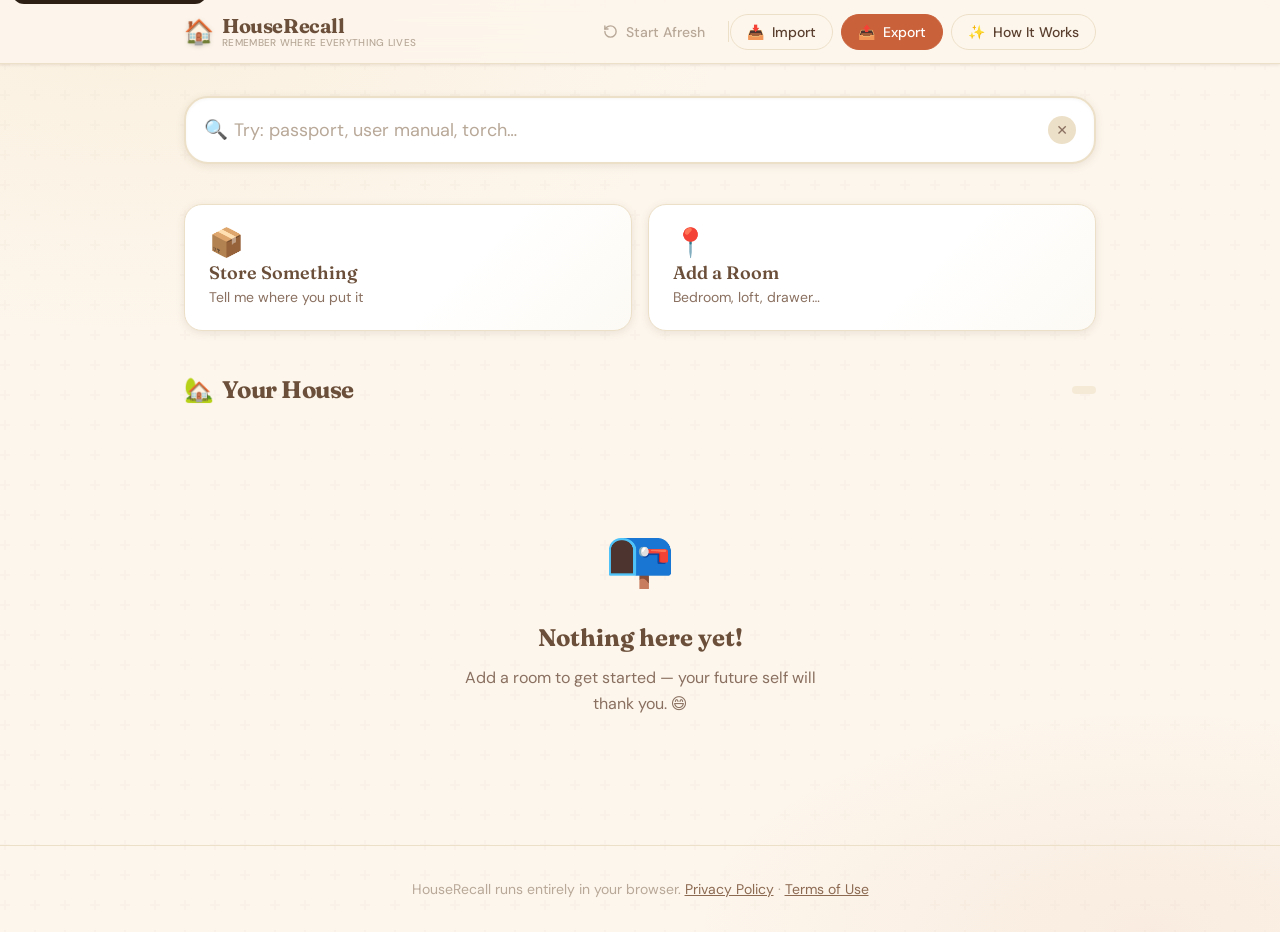
<file: index.html>
<!DOCTYPE html>
<html lang="en">
<head>
  <meta charset="UTF-8" />
  <meta name="viewport" content="width=device-width, initial-scale=1" />
  <meta http-equiv="X-Frame-Options" content="DENY" />
  <meta http-equiv="X-Content-Type-Options" content="nosniff" />
  <meta http-equiv="Referrer-Policy" content="strict-origin-when-cross-origin" />

  <!-- SEO -->
  <title>HouseRecall — Remember Where Everything Lives</title>
  <meta name="description" content="HouseRecall is your private, offline home memory. No login, no cloud, no tracking — just you and your stuff." />
  <link rel="canonical" href="https://houserecall.com/" />

  <!-- Open Graph -->
  <meta property="og:type" content="website" />
  <meta property="og:url" content="https://houserecall.com/" />
  <meta property="og:title" content="HouseRecall — Remember Where Everything Lives" />
  <meta property="og:description" content="Stop hunting through every drawer. HouseRecall remembers where you put things — privately, locally, no account needed." />
  <meta property="og:image" content="https://houserecall.com/assets/og-image.png" />

  <!-- Twitter/X Card -->
  <meta name="twitter:card" content="summary_large_image" />
  <meta name="twitter:title" content="HouseRecall — Remember Where Everything Lives" />
  <meta name="twitter:description" content="Stop hunting through every drawer. HouseRecall remembers where you put things — privately, locally, no account needed." />
  <meta name="twitter:image" content="https://houserecall.com/assets/og-image.png" />

  <link rel="icon" type="image/svg+xml" href="assets/favicon.svg" />
  <link rel="stylesheet" href="styles.css" />
</head>
<body>

  <!-- ═══════════════════════════════════════ SKIP LINK ═══ -->
  <a href="#main-content" class="skip-link">Skip to main content</a>

  <!-- ═══════════════════════════════════════ HEADER ═══════ -->
  <header class="app-header" role="banner">
    <div class="header-inner">
      <div class="brand">
        <span class="brand-icon" aria-hidden="true">🏠</span>
        <div class="brand-text">
          <span class="brand-name">HouseRecall</span>
          <span class="brand-tagline">Remember where everything lives</span>
        </div>
      </div>
      <nav class="header-nav" aria-label="Main navigation">
        <button class="nav-btn nav-btn--start-afresh" id="btn-start-afresh" title="Start Afresh — wipe all data and begin again" aria-label="Start Afresh" aria-haspopup="dialog">
          <svg class="icon-reset" xmlns="http://www.w3.org/2000/svg" width="16" height="16" viewBox="0 0 24 24" fill="none" stroke="currentColor" stroke-width="2.2" stroke-linecap="round" stroke-linejoin="round" aria-hidden="true"><path d="M3 12a9 9 0 1 0 9-9 9.75 9.75 0 0 0-6.74 2.74L3 8"/><path d="M3 3v5h5"/></svg>
          <span class="btn-label">Start Afresh</span>
        </button>
        <button class="nav-btn nav-btn--icon" id="btn-import" title="Import your house" aria-label="Import house file">
          <span aria-hidden="true">📥</span>
          <span class="btn-label">Import</span>
        </button>
        <button class="nav-btn nav-btn--icon nav-btn--accent" id="btn-export" title="Export your house" aria-label="Export house file">
          <span aria-hidden="true">📤</span>
          <span class="btn-label">Export</span>
        </button>
        <button class="nav-btn" id="btn-how-it-works" aria-haspopup="dialog">
          <span aria-hidden="true">✨</span> How It Works
        </button>
      </nav>
    </div>
  </header>

  <!-- ═══════════════════════════════════════ MAIN ════════ -->
  <main id="main-content" class="app-main">

    <!-- ── SEARCH BAR ──────────────────────────────────────── -->
    <section class="search-section" aria-label="Find something">
      <div class="search-wrap">
        <label for="search-input" class="search-label">
          <span class="search-emoji" aria-hidden="true">🔍</span>
          <span class="sr-only">Search for an item</span>
        </label>
        <input
          type="search"
          id="search-input"
          class="search-input"
          placeholder="Try: passport, user manual, torch…"
          data-placeholders="Try: passport…|Try: user manual…|Try: torch, batteries…|Try: insurance docs…|Try: birthday candles…|Try: HDMI cable…|Try: spare keys…|Try: warranty card…"
          autocomplete="off"
          autocorrect="off"
          spellcheck="false"
          aria-label="Search for items by keyword"
          aria-autocomplete="list"
          aria-controls="search-results"
          aria-expanded="false"
        />
        <button class="search-clear" id="btn-search-clear" aria-label="Clear search" hidden>
          <span aria-hidden="true">✕</span>
        </button>
      </div>
      <!-- Search Results -->
      <div
        id="search-results"
        class="search-results"
        role="listbox"
        aria-label="Search results"
        aria-live="polite"
        hidden
      ></div>
    </section>

    <!-- ── QUICK ACTIONS ───────────────────────────────────── -->
    <section class="quick-actions" aria-label="Quick actions">
      <button class="action-card" id="btn-add-item" aria-label="Store a new item">
        <span class="action-icon" aria-hidden="true">📦</span>
        <span class="action-title">Store Something</span>
        <span class="action-hint">Tell me where you put it</span>
      </button>
      <button class="action-card" id="btn-add-location" aria-label="Add a new location">
        <span class="action-icon" aria-hidden="true">📍</span>
        <span class="action-title">Add a Room</span>
        <span class="action-hint">Bedroom, loft, drawer…</span>
      </button>
    </section>

    <!-- ── STARRED ITEMS ───────────────────────────────────── -->
    <section class="starred-section" id="starred-section" aria-label="Starred items" hidden>
      <h2 class="section-heading">
        <span aria-hidden="true">⭐</span> Your Favourites
      </h2>
      <div class="starred-list" id="starred-list" role="list" aria-label="Starred items"></div>
    </section>

    <!-- ── HOUSE BROWSER ───────────────────────────────────── -->
    <section class="browse-section" aria-label="Browse your house">
      <div class="section-header">
        <h2 class="section-heading">
          <span aria-hidden="true">🏡</span> Your House
        </h2>
        <span class="item-count" id="total-count" aria-live="polite"></span>
      </div>

      <!-- Breadcrumb trail -->
      <nav class="breadcrumb" id="breadcrumb" aria-label="Location path" hidden>
        <ol class="breadcrumb-list" id="breadcrumb-list"></ol>
      </nav>

      <!-- Location grid -->
      <div
        class="locations-grid"
        id="locations-grid"
        role="list"
        aria-label="Locations"
        aria-dropeffect="move"
      ></div>

      <!-- Items in current location -->
      <div class="items-list" id="items-list" role="list" aria-label="Items in this location"></div>

      <!-- Empty state -->
      <div class="empty-state" id="empty-state" hidden>
        <p class="empty-emoji" aria-hidden="true">📭</p>
        <p class="empty-title">Nothing here yet!</p>
        <p class="empty-hint">Add a room to get started — your future self will thank you. 😄</p>
      </div>
    </section>

  </main>

  <!-- ═══════════════════════════════════════ FOOTER ═══════ -->
  <footer class="app-footer" role="contentinfo">
    <p>
      HouseRecall runs entirely in your browser.
      <a href="privacy.html">Privacy Policy</a> ·
      <a href="terms.html">Terms of Use</a>
    </p>
  </footer>

  <!-- ═══════════════════════════════════════ MODALS ═══════ -->

  <!-- HOW IT WORKS -->
  <div
    class="modal-overlay"
    id="modal-how-it-works"
    role="dialog"
    aria-modal="true"
    aria-labelledby="modal-hiw-title"
    hidden
  >
    <div class="modal" tabindex="-1">
      <button class="modal-close" data-modal="modal-how-it-works" aria-label="Close">✕</button>
      <div class="modal-header">
        <span class="modal-emoji" aria-hidden="true">✨</span>
        <h2 id="modal-hiw-title" class="modal-title">How HouseRecall Works</h2>
        <p class="modal-subtitle">Simple, private, and totally in your hands.</p>
      </div>
      <div class="modal-body">

        <div class="hiw-block">
          <span class="hiw-icon" aria-hidden="true">🧠</span>
          <div>
            <h3>Your personal memory upgrade</h3>
            <p>HouseRecall is dead simple: add rooms, add stuff, find stuff instantly. No tutorials required — if you've ever used a sticky note, you're already an expert.</p>
          </div>
        </div>

        <div class="hiw-block">
          <span class="hiw-icon" aria-hidden="true">🔒</span>
          <div>
            <h3>Privacy-first, always</h3>
            <p>Your data lives entirely in <strong>your browser</strong>. Nothing is sent to any server, ever. No accounts, no sign-ups, no tracking pixels, no cookies following you around the internet. It's your home — it should stay private.</p>
          </div>
        </div>

        <div class="hiw-block">
          <span class="hiw-icon" aria-hidden="true">🚫</span>
          <div>
            <h3>No login. Seriously.</h3>
            <p>We don't have a login page. We don't have a server to log into. There's no "Forgot password?" because there's no password to forget. Open the page, start using it — that's it.</p>
          </div>
        </div>

        <div class="hiw-block">
          <span class="hiw-icon" aria-hidden="true">💾</span>
          <div>
            <h3>Your data, full control</h3>
            <p>Everything is stored locally using your browser's IndexedDB — it persists between sessions automatically. Export your entire house to a <code>.house</code> file any time. Import it on another device. You own the file, you own the data.</p>
          </div>
        </div>

        <div class="hiw-block">
          <span class="hiw-icon" aria-hidden="true">🔐</span>
          <div>
            <h3>Military-grade encryption (no exaggeration)</h3>
            <p>When you export, your data is encrypted with <strong>AES-256-GCM</strong> using a password you choose. The password never leaves your browser. Even if someone finds your <code>.house</code> file, it's unreadable without your password.</p>
          </div>
        </div>

        <div class="hiw-block">
          <span class="hiw-icon" aria-hidden="true">✈️</span>
          <div>
            <h3>Works offline, always</h3>
            <p>No internet connection needed — ever. HouseRecall runs entirely in your browser with zero cloud dependency. Use it on a plane, in a basement, on a desert island. As long as your browser works, it works.</p>
          </div>
        </div>

        <div class="hiw-block">
          <span class="hiw-icon" aria-hidden="true">🎒</span>
          <div>
            <h3>Take it anywhere</h3>
            <p>Export your <code>.house</code> file and import it on any device — phone, laptop, tablet. Handy when you're at one home and need to remember what's stored at another.</p>
          </div>
        </div>

      </div>
      <div class="modal-footer">
        <button class="btn btn--primary" data-modal="modal-how-it-works">Got it, let's go! 🚀</button>
      </div>
    </div>
  </div>

  <!-- ADD / EDIT ITEM -->
  <div
    class="modal-overlay"
    id="modal-item"
    role="dialog"
    aria-modal="true"
    aria-labelledby="modal-item-title"
    hidden
  >
    <div class="modal" tabindex="-1">
      <button class="modal-close" data-modal="modal-item" aria-label="Close">✕</button>
      <div class="modal-header">
        <span class="modal-emoji" id="modal-item-emoji" aria-hidden="true">📦</span>
        <h2 id="modal-item-title" class="modal-title">Store Something</h2>
        <p class="modal-subtitle">Where did you squirrel it away?</p>
      </div>
      <div class="modal-body">
        <div class="form-group">
          <label for="item-name" class="form-label">What is it? <span class="required" aria-hidden="true">*</span></label>
          <input
            type="text"
            id="item-name"
            class="form-input"
            placeholder="e.g. Passport, HDMI cable, birthday candles…"
            autocomplete="off"
            aria-required="true"
            aria-describedby="item-name-error"
            maxlength="200"
          />
          <span class="form-error" id="item-name-error" role="alert" aria-live="assertive"></span>
        </div>
        <div class="form-group">
          <label for="item-location" class="form-label">Where did you put it? <span class="required" aria-hidden="true">*</span></label>
          <select
            id="item-location"
            class="form-select"
            aria-required="true"
            aria-describedby="item-location-error"
          >
            <option value="">Pick a spot…</option>
          </select>
          <span class="form-error" id="item-location-error" role="alert" aria-live="assertive"></span>
        </div>
        <div class="form-group">
          <label for="item-note" class="form-label">Any details? <span class="form-optional">(optional)</span></label>
          <input
            type="text"
            id="item-note"
            class="form-input"
            placeholder="e.g. Brown folder, behind the winter jumpers…"
            autocomplete="off"
            maxlength="500"
          />
        </div>
        <div class="form-group form-group--inline">
          <label class="toggle-label" for="item-starred">
            <input type="checkbox" id="item-starred" class="toggle-input" role="switch" />
            <span class="toggle-track" aria-hidden="true"></span>
            <span>⭐ Star this item (for easy access)</span>
          </label>
        </div>
        <!-- Hidden: edit mode -->
        <input type="hidden" id="item-id" value="" />
      </div>
      <div class="modal-footer">
        <button class="btn btn--ghost" data-modal="modal-item">Cancel</button>
        <button class="btn btn--primary" id="btn-save-item">Save it! 📦</button>
      </div>
    </div>
  </div>

  <!-- ADD / EDIT LOCATION -->
  <div
    class="modal-overlay"
    id="modal-location"
    role="dialog"
    aria-modal="true"
    aria-labelledby="modal-location-title"
    hidden
  >
    <div class="modal" tabindex="-1">
      <button class="modal-close" data-modal="modal-location" aria-label="Close">✕</button>
      <div class="modal-header">
        <span class="modal-emoji" id="modal-location-emoji-display" aria-hidden="true">📍</span>
        <h2 id="modal-location-title" class="modal-title">Add a Room or Spot</h2>
        <p class="modal-subtitle">Give it a name your future self will understand.</p>
      </div>
      <div class="modal-body">
        <div class="form-group">
          <label for="location-emoji" class="form-label">Pick an emoji <span class="form-optional">(optional, but fun)</span></label>
          <div class="emoji-picker" id="emoji-picker" role="group" aria-label="Choose an emoji for this location">
            <button type="button" class="emoji-btn" data-emoji="🛋️" aria-label="Sofa">🛋️</button>
            <button type="button" class="emoji-btn" data-emoji="🛏️" aria-label="Bed">🛏️</button>
            <button type="button" class="emoji-btn" data-emoji="🍳" aria-label="Kitchen">🍳</button>
            <button type="button" class="emoji-btn" data-emoji="🚿" aria-label="Bathroom">🚿</button>
            <button type="button" class="emoji-btn" data-emoji="🚗" aria-label="Garage">🚗</button>
            <button type="button" class="emoji-btn" data-emoji="📦" aria-label="Storage">📦</button>
            <button type="button" class="emoji-btn" data-emoji="🧰" aria-label="Workshop">🧰</button>
            <button type="button" class="emoji-btn" data-emoji="📚" aria-label="Study">📚</button>
            <button type="button" class="emoji-btn" data-emoji="🌿" aria-label="Garden">🌿</button>
            <button type="button" class="emoji-btn" data-emoji="🏠" aria-label="House">🏠</button>
            <button type="button" class="emoji-btn" data-emoji="🎮" aria-label="Games room">🎮</button>
            <button type="button" class="emoji-btn" data-emoji="🧺" aria-label="Laundry">🧺</button>
            <button type="button" class="emoji-btn" data-emoji="🪜" aria-label="Loft">🪜</button>
            <button type="button" class="emoji-btn" data-emoji="❄️" aria-label="Freezer">❄️</button>
            <button type="button" class="emoji-btn" data-emoji="🎁" aria-label="Gift storage">🎁</button>
          </div>
          <input type="hidden" id="location-emoji" value="📍" />
        </div>
        <div class="form-group">
          <label for="location-name" class="form-label">Name <span class="required" aria-hidden="true">*</span></label>
          <input
            type="text"
            id="location-name"
            class="form-input"
            placeholder="e.g. Bedroom, Kitchen drawer, Loft box 3…"
            autocomplete="off"
            aria-required="true"
            aria-describedby="location-name-error"
            maxlength="100"
          />
          <span class="form-error" id="location-name-error" role="alert" aria-live="assertive"></span>
        </div>
        <div class="form-group">
          <label for="location-parent" class="form-label">Inside which room? <span class="form-optional">(optional — for nested spots)</span></label>
          <select id="location-parent" class="form-select">
            <option value="">Top level (it's a main room)</option>
          </select>
        </div>
        <!-- Hidden: edit mode -->
        <input type="hidden" id="location-id" value="" />
      </div>
      <div class="modal-footer">
        <button class="btn btn--ghost" data-modal="modal-location">Cancel</button>
        <button class="btn btn--primary" id="btn-save-location">Add this spot! 📍</button>
      </div>
    </div>
  </div>

  <!-- EXPORT -->
  <div
    class="modal-overlay"
    id="modal-export"
    role="dialog"
    aria-modal="true"
    aria-labelledby="modal-export-title"
    hidden
  >
    <div class="modal" tabindex="-1">
      <button class="modal-close" data-modal="modal-export" aria-label="Close">✕</button>
      <div class="modal-header">
        <span class="modal-emoji" aria-hidden="true">📤</span>
        <h2 id="modal-export-title" class="modal-title">Export Your House</h2>
        <p class="modal-subtitle">Pack everything up into a safe, encrypted file.</p>
      </div>
      <div class="modal-body">
        <div class="info-banner">
          <span aria-hidden="true">🔐</span>
          Your file is always encrypted with AES-256-GCM — even a simple password keeps it safe. Pick something you'll remember, because we can't recover it (we don't even know it exists!).
        </div>
        <div class="form-group">
          <label for="export-password" class="form-label">
            Set a password <span class="required" aria-hidden="true">*</span>
          </label>
          <div class="input-with-toggle">
            <input
              type="password"
              id="export-password"
              class="form-input"
              placeholder="Anything you'll remember — simple is fine!"
              autocomplete="new-password"
              aria-required="true"
              aria-describedby="export-password-error export-password-hint"
            />
            <button type="button" class="toggle-password" data-target="export-password" aria-label="Show/hide password">👁️</button>
          </div>
          <span class="form-hint" id="export-password-hint">Even "cat" works — but longer is safer 😄</span>
          <span class="form-error" id="export-password-error" role="alert" aria-live="assertive"></span>
        </div>
        <div class="form-group">
          <label for="export-password-confirm" class="form-label">Confirm password <span class="required" aria-hidden="true">*</span></label>
          <div class="input-with-toggle">
            <input
              type="password"
              id="export-password-confirm"
              class="form-input"
              placeholder="Type it once more to be sure…"
              autocomplete="new-password"
              aria-required="true"
              aria-describedby="export-confirm-error"
            />
            <button type="button" class="toggle-password" data-target="export-password-confirm" aria-label="Show/hide password">👁️</button>
          </div>
          <span class="form-error" id="export-confirm-error" role="alert" aria-live="assertive"></span>
        </div>
        <div class="password-strength" id="password-strength" aria-live="polite"></div>
      </div>
      <div class="modal-footer">
        <button class="btn btn--ghost" data-modal="modal-export">Cancel</button>
        <button class="btn btn--primary" id="btn-do-export">
          <span id="export-btn-text">Download .house file 🏠</span>
        </button>
      </div>
    </div>
  </div>

  <!-- IMPORT -->
  <div
    class="modal-overlay"
    id="modal-import"
    role="dialog"
    aria-modal="true"
    aria-labelledby="modal-import-title"
    hidden
  >
    <div class="modal" tabindex="-1">
      <button class="modal-close" data-modal="modal-import" aria-label="Close">✕</button>
      <div class="modal-header">
        <span class="modal-emoji" aria-hidden="true">📥</span>
        <h2 id="modal-import-title" class="modal-title">Import Your House</h2>
        <p class="modal-subtitle">Welcome back! Enter your password to unlock your data.</p>
      </div>
      <div class="modal-body">
        <div class="info-banner info-banner--warn">
          <span aria-hidden="true">⚠️</span>
          Importing will <strong>replace</strong> your current data. Export first if you want to keep it!
        </div>
        <div class="form-group">
          <label for="import-file" class="form-label">Select your .house file <span class="required" aria-hidden="true">*</span></label>
          <div class="file-drop-zone" id="file-drop-zone" role="button" tabindex="0" aria-label="Drop your .house file here or click to browse">
            <span class="file-drop-icon" aria-hidden="true">📂</span>
            <p class="file-drop-text">Drop your <code>.house</code> file here<br/>or <span class="file-drop-link">click to browse</span></p>
            <input
              type="file"
              id="import-file"
              class="file-input"
              accept=".house"
              aria-label="Choose .house file"
            />
          </div>
          <p class="file-chosen" id="file-chosen" aria-live="polite"></p>
        </div>
        <div class="form-group">
          <label for="import-password" class="form-label">Your export password <span class="required" aria-hidden="true">*</span></label>
          <div class="input-with-toggle">
            <input
              type="password"
              id="import-password"
              class="form-input"
              placeholder="The password you used when exporting…"
              autocomplete="current-password"
              aria-required="true"
              aria-describedby="import-password-error"
            />
            <button type="button" class="toggle-password" data-target="import-password" aria-label="Show/hide password">👁️</button>
          </div>
          <span class="form-error" id="import-password-error" role="alert" aria-live="assertive"></span>
        </div>
      </div>
      <div class="modal-footer">
        <button class="btn btn--ghost" data-modal="modal-import">Cancel</button>
        <button class="btn btn--primary" id="btn-do-import">
          <span id="import-btn-text">Unlock &amp; Import 🔓</span>
        </button>
      </div>
    </div>
  </div>

  <!-- START AFRESH -->
  <div
    class="modal-overlay"
    id="modal-start-afresh"
    role="alertdialog"
    aria-modal="true"
    aria-labelledby="modal-afresh-title"
    aria-describedby="modal-afresh-msg"
    hidden
  >
    <div class="modal modal--sm" tabindex="-1">
      <div class="modal-header">
        <span class="modal-emoji" aria-hidden="true">🔄</span>
        <h2 id="modal-afresh-title" class="modal-title">Start Afresh?</h2>
        <p class="modal-subtitle">Your house will be completely empty after this.</p>
      </div>
      <div class="modal-body">
        <div class="info-banner info-banner--warn">
          <span aria-hidden="true">⚠️</span>
          This will permanently remove <strong>all your rooms and items</strong>. There's no undo! Export your data first if you'd like a backup.
        </div>
        <p id="modal-afresh-msg" class="confirm-msg">Ready to wipe the slate clean and start fresh? 🌱</p>
      </div>
      <div class="modal-footer">
        <button class="btn btn--ghost" data-modal="modal-start-afresh">No, keep my stuff!</button>
        <button class="btn btn--danger" id="btn-confirm-afresh">Yes, start afresh</button>
      </div>
    </div>
  </div>

  <!-- CONFIRM DELETE -->
  <div
    class="modal-overlay"
    id="modal-confirm"
    role="alertdialog"
    aria-modal="true"
    aria-labelledby="modal-confirm-title"
    aria-describedby="modal-confirm-msg"
    hidden
  >
    <div class="modal modal--sm" tabindex="-1">
      <div class="modal-header">
        <span class="modal-emoji" aria-hidden="true">🗑️</span>
        <h2 id="modal-confirm-title" class="modal-title">Are you sure?</h2>
      </div>
      <div class="modal-body">
        <p id="modal-confirm-msg" class="confirm-msg"></p>
      </div>
      <div class="modal-footer">
        <button class="btn btn--ghost" id="btn-confirm-cancel">Nope, keep it</button>
        <button class="btn btn--danger" id="btn-confirm-ok">Yes, delete it</button>
      </div>
    </div>
  </div>

  <!-- ═══════════════════════════════════════ TOAST REGION ═══ -->
  <div
    class="toast-region"
    id="toast-region"
    role="region"
    aria-label="Notifications"
    aria-live="polite"
    aria-atomic="false"
  ></div>

  <!-- ═══════════════════════════════════════ CONFETTI ════════ -->
  <canvas id="confetti-canvas" class="confetti-canvas" aria-hidden="true"></canvas>

  <!-- ═══════════════════════════════════════ SCRIPTS ════════ -->
  <script type="module" src="js/app.js"></script>
</body>
</html>
</file>
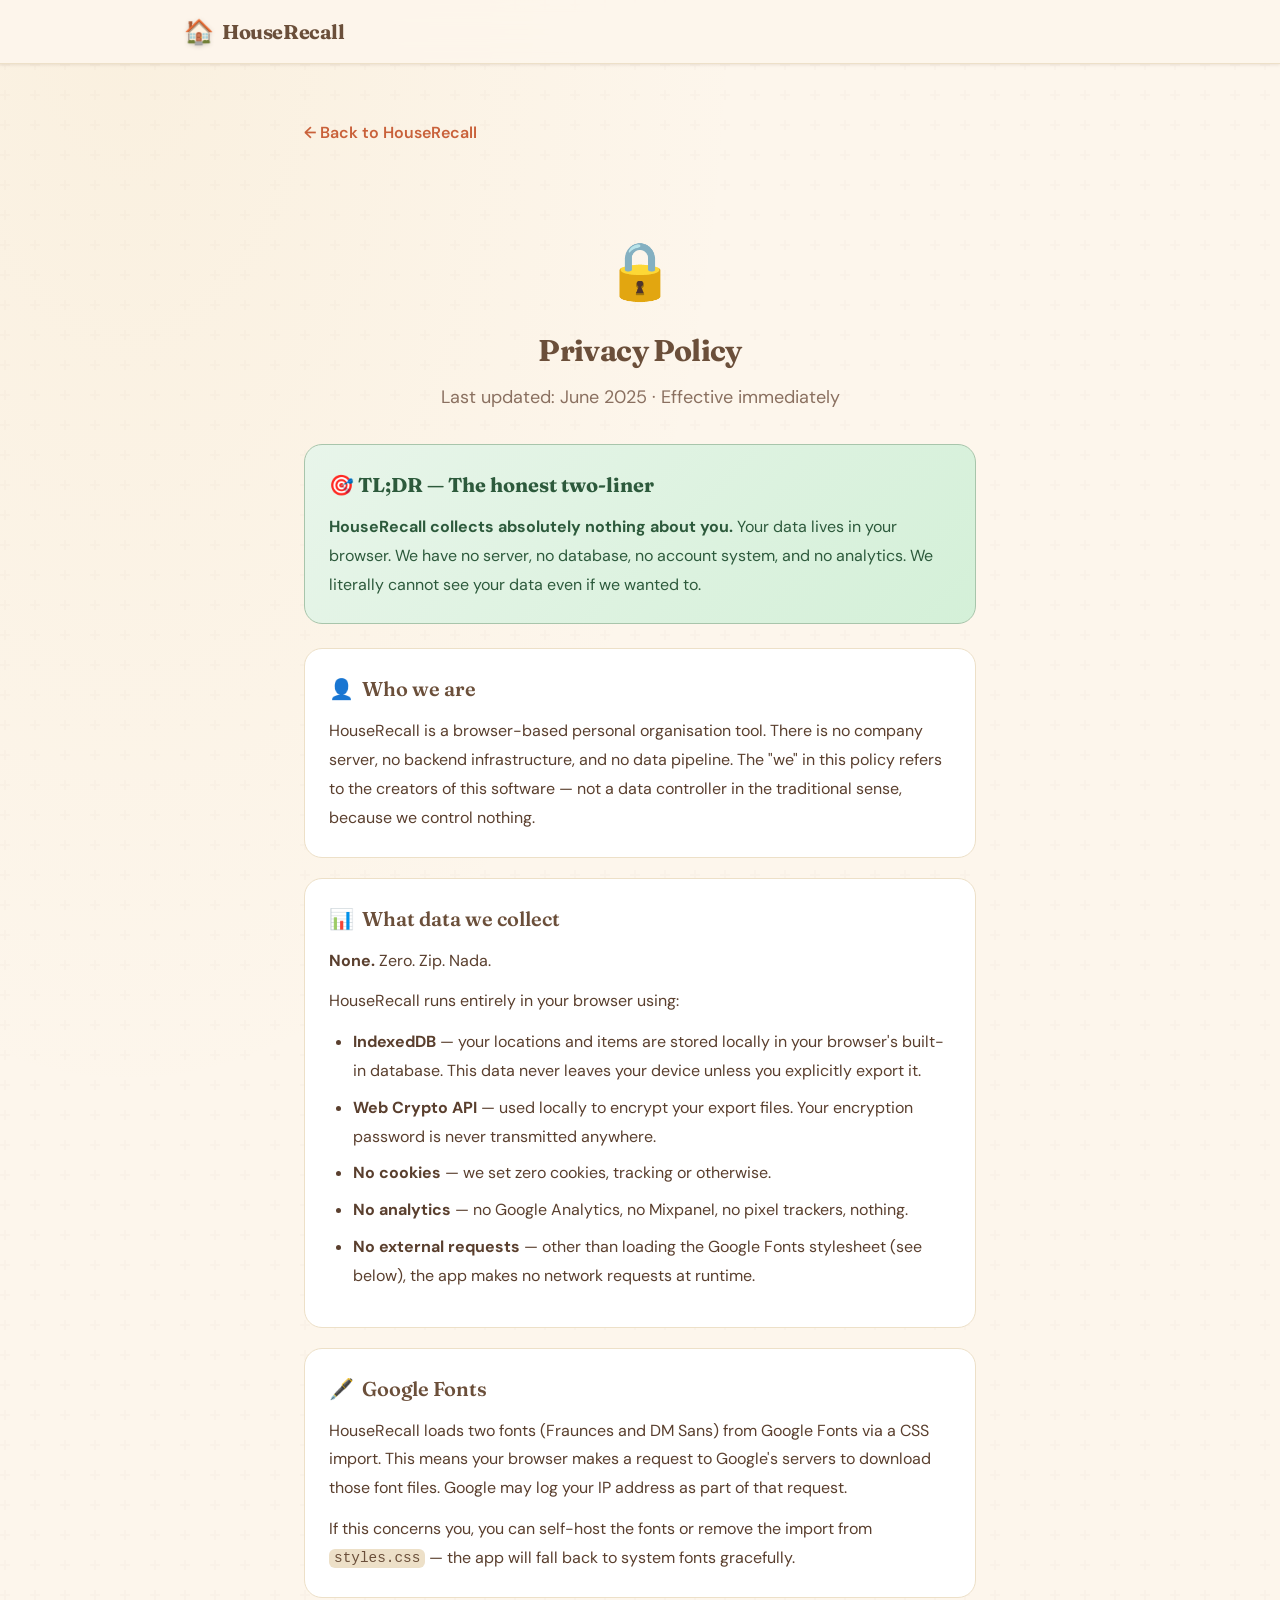
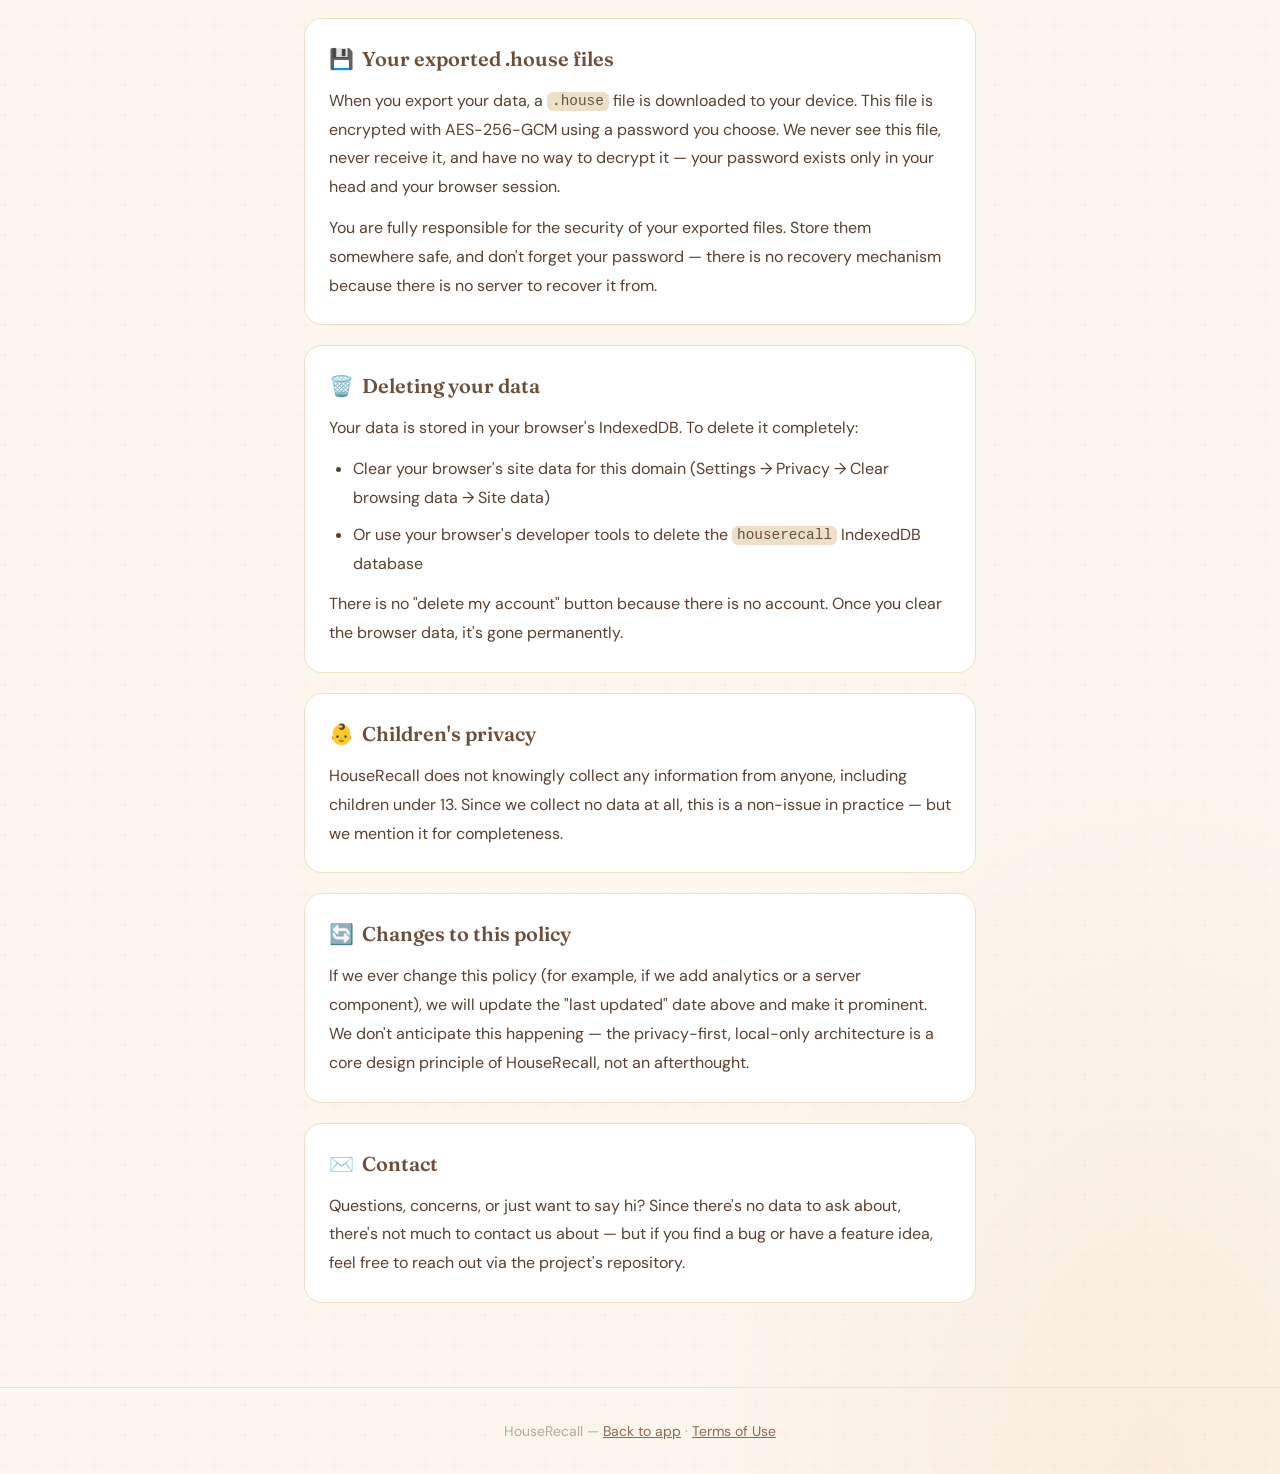
<file: privacy.html>
<!DOCTYPE html>
<html lang="en">
<head>
  <meta charset="UTF-8" />
  <meta name="viewport" content="width=device-width, initial-scale=1" />
  <meta http-equiv="X-Frame-Options" content="DENY" />
  <meta http-equiv="X-Content-Type-Options" content="nosniff" />
  <title>Privacy Policy — HouseRecall</title>
  <meta name="description" content="HouseRecall's privacy policy. Spoiler: we collect nothing." />
  <link rel="icon" type="image/svg+xml" href="assets/favicon.svg" />
  <link rel="stylesheet" href="styles.css" />
  <style>
    .policy-wrap {
      max-width: 720px;
      margin: 0 auto;
      padding: var(--space-12) var(--space-6) var(--space-16);
    }
    .policy-hero {
      text-align: center;
      padding: var(--space-10) 0 var(--space-8);
    }
    .policy-hero-emoji { font-size: 3.5rem; display: block; margin-bottom: var(--space-3); }
    .policy-hero h1 {
      font-family: var(--font-display);
      font-size: var(--text-3xl);
      font-weight: 700;
      color: var(--warm-brown);
      letter-spacing: -0.02em;
      margin-bottom: var(--space-2);
    }
    .policy-hero p { color: var(--ink-soft); font-size: var(--text-lg); }
    .policy-section {
      background: var(--white);
      border: 1.5px solid var(--parchment);
      border-radius: var(--radius-lg);
      padding: var(--space-6);
      margin-bottom: var(--space-5);
    }
    .policy-section h2 {
      font-family: var(--font-display);
      font-size: var(--text-xl);
      font-weight: 600;
      color: var(--warm-brown);
      margin-bottom: var(--space-3);
      display: flex;
      align-items: center;
      gap: var(--space-2);
    }
    .policy-section p, .policy-section ul {
      color: var(--ink-mid);
      font-size: var(--text-base);
      line-height: var(--leading-loose);
      margin-bottom: var(--space-3);
    }
    .policy-section ul { padding-left: var(--space-6); }
    .policy-section li { margin-bottom: var(--space-2); }
    .policy-section p:last-child { margin-bottom: 0; }
    .policy-back {
      display: inline-flex;
      align-items: center;
      gap: var(--space-2);
      text-decoration: none;
      color: var(--terracotta);
      font-weight: 600;
      margin-bottom: var(--space-8);
      padding: var(--space-2) 0;
      transition: color var(--dur-fast);
    }
    .policy-back:hover { color: var(--warm-brown); }
    .tl-dr {
      background: linear-gradient(135deg, #e8f5ea, #d4f0d8);
      border: 1.5px solid var(--sage-lt);
      border-radius: var(--radius-lg);
      padding: var(--space-6);
      margin-bottom: var(--space-6);
    }
    .tl-dr h2 { color: #2d5a3c; font-family: var(--font-display); font-size: var(--text-xl); margin-bottom: var(--space-3); }
    .tl-dr p  { color: #2d5a3c; font-size: var(--text-base); line-height: var(--leading-loose); }
  </style>
</head>
<body>
  <header class="app-header" role="banner">
    <div class="header-inner">
      <a href="index.html" class="brand" style="text-decoration:none">
        <span class="brand-icon" aria-hidden="true">🏠</span>
        <span class="brand-name">HouseRecall</span>
      </a>
    </div>
  </header>

  <main class="policy-wrap" id="main-content">
    <a href="index.html" class="policy-back">← Back to HouseRecall</a>

    <div class="policy-hero">
      <span class="policy-hero-emoji" aria-hidden="true">🔒</span>
      <h1>Privacy Policy</h1>
      <p>Last updated: June 2025 · Effective immediately</p>
    </div>

    <div class="tl-dr">
      <h2>🎯 TL;DR — The honest two-liner</h2>
      <p>
        <strong>HouseRecall collects absolutely nothing about you.</strong>
        Your data lives in your browser. We have no server, no database, no account system, and no analytics. We literally cannot see your data even if we wanted to.
      </p>
    </div>

    <div class="policy-section">
      <h2><span aria-hidden="true">👤</span> Who we are</h2>
      <p>HouseRecall is a browser-based personal organisation tool. There is no company server, no backend infrastructure, and no data pipeline. The "we" in this policy refers to the creators of this software — not a data controller in the traditional sense, because we control nothing.</p>
    </div>

    <div class="policy-section">
      <h2><span aria-hidden="true">📊</span> What data we collect</h2>
      <p><strong>None.</strong> Zero. Zip. Nada.</p>
      <p>HouseRecall runs entirely in your browser using:</p>
      <ul>
        <li><strong>IndexedDB</strong> — your locations and items are stored locally in your browser's built-in database. This data never leaves your device unless you explicitly export it.</li>
        <li><strong>Web Crypto API</strong> — used locally to encrypt your export files. Your encryption password is never transmitted anywhere.</li>
        <li><strong>No cookies</strong> — we set zero cookies, tracking or otherwise.</li>
        <li><strong>No analytics</strong> — no Google Analytics, no Mixpanel, no pixel trackers, nothing.</li>
        <li><strong>No external requests</strong> — other than loading the Google Fonts stylesheet (see below), the app makes no network requests at runtime.</li>
      </ul>
    </div>

    <div class="policy-section">
      <h2><span aria-hidden="true">🖋️</span> Google Fonts</h2>
      <p>HouseRecall loads two fonts (Fraunces and DM Sans) from Google Fonts via a CSS import. This means your browser makes a request to Google's servers to download those font files. Google may log your IP address as part of that request.</p>
      <p>If this concerns you, you can self-host the fonts or remove the import from <code>styles.css</code> — the app will fall back to system fonts gracefully.</p>
    </div>

    <div class="policy-section">
      <h2><span aria-hidden="true">💾</span> Your exported .house files</h2>
      <p>When you export your data, a <code>.house</code> file is downloaded to your device. This file is encrypted with AES-256-GCM using a password you choose. We never see this file, never receive it, and have no way to decrypt it — your password exists only in your head and your browser session.</p>
      <p>You are fully responsible for the security of your exported files. Store them somewhere safe, and don't forget your password — there is no recovery mechanism because there is no server to recover it from.</p>
    </div>

    <div class="policy-section">
      <h2><span aria-hidden="true">🗑️</span> Deleting your data</h2>
      <p>Your data is stored in your browser's IndexedDB. To delete it completely:</p>
      <ul>
        <li>Clear your browser's site data for this domain (Settings → Privacy → Clear browsing data → Site data)</li>
        <li>Or use your browser's developer tools to delete the <code>houserecall</code> IndexedDB database</li>
      </ul>
      <p>There is no "delete my account" button because there is no account. Once you clear the browser data, it's gone permanently.</p>
    </div>

    <div class="policy-section">
      <h2><span aria-hidden="true">👶</span> Children's privacy</h2>
      <p>HouseRecall does not knowingly collect any information from anyone, including children under 13. Since we collect no data at all, this is a non-issue in practice — but we mention it for completeness.</p>
    </div>

    <div class="policy-section">
      <h2><span aria-hidden="true">🔄</span> Changes to this policy</h2>
      <p>If we ever change this policy (for example, if we add analytics or a server component), we will update the "last updated" date above and make it prominent. We don't anticipate this happening — the privacy-first, local-only architecture is a core design principle of HouseRecall, not an afterthought.</p>
    </div>

    <div class="policy-section">
      <h2><span aria-hidden="true">✉️</span> Contact</h2>
      <p>Questions, concerns, or just want to say hi? Since there's no data to ask about, there's not much to contact us about — but if you find a bug or have a feature idea, feel free to reach out via the project's repository.</p>
    </div>
  </main>

  <footer class="app-footer" role="contentinfo">
    <p>HouseRecall — <a href="index.html">Back to app</a> · <a href="terms.html">Terms of Use</a></p>
  </footer>
</body>
</html>
</file>
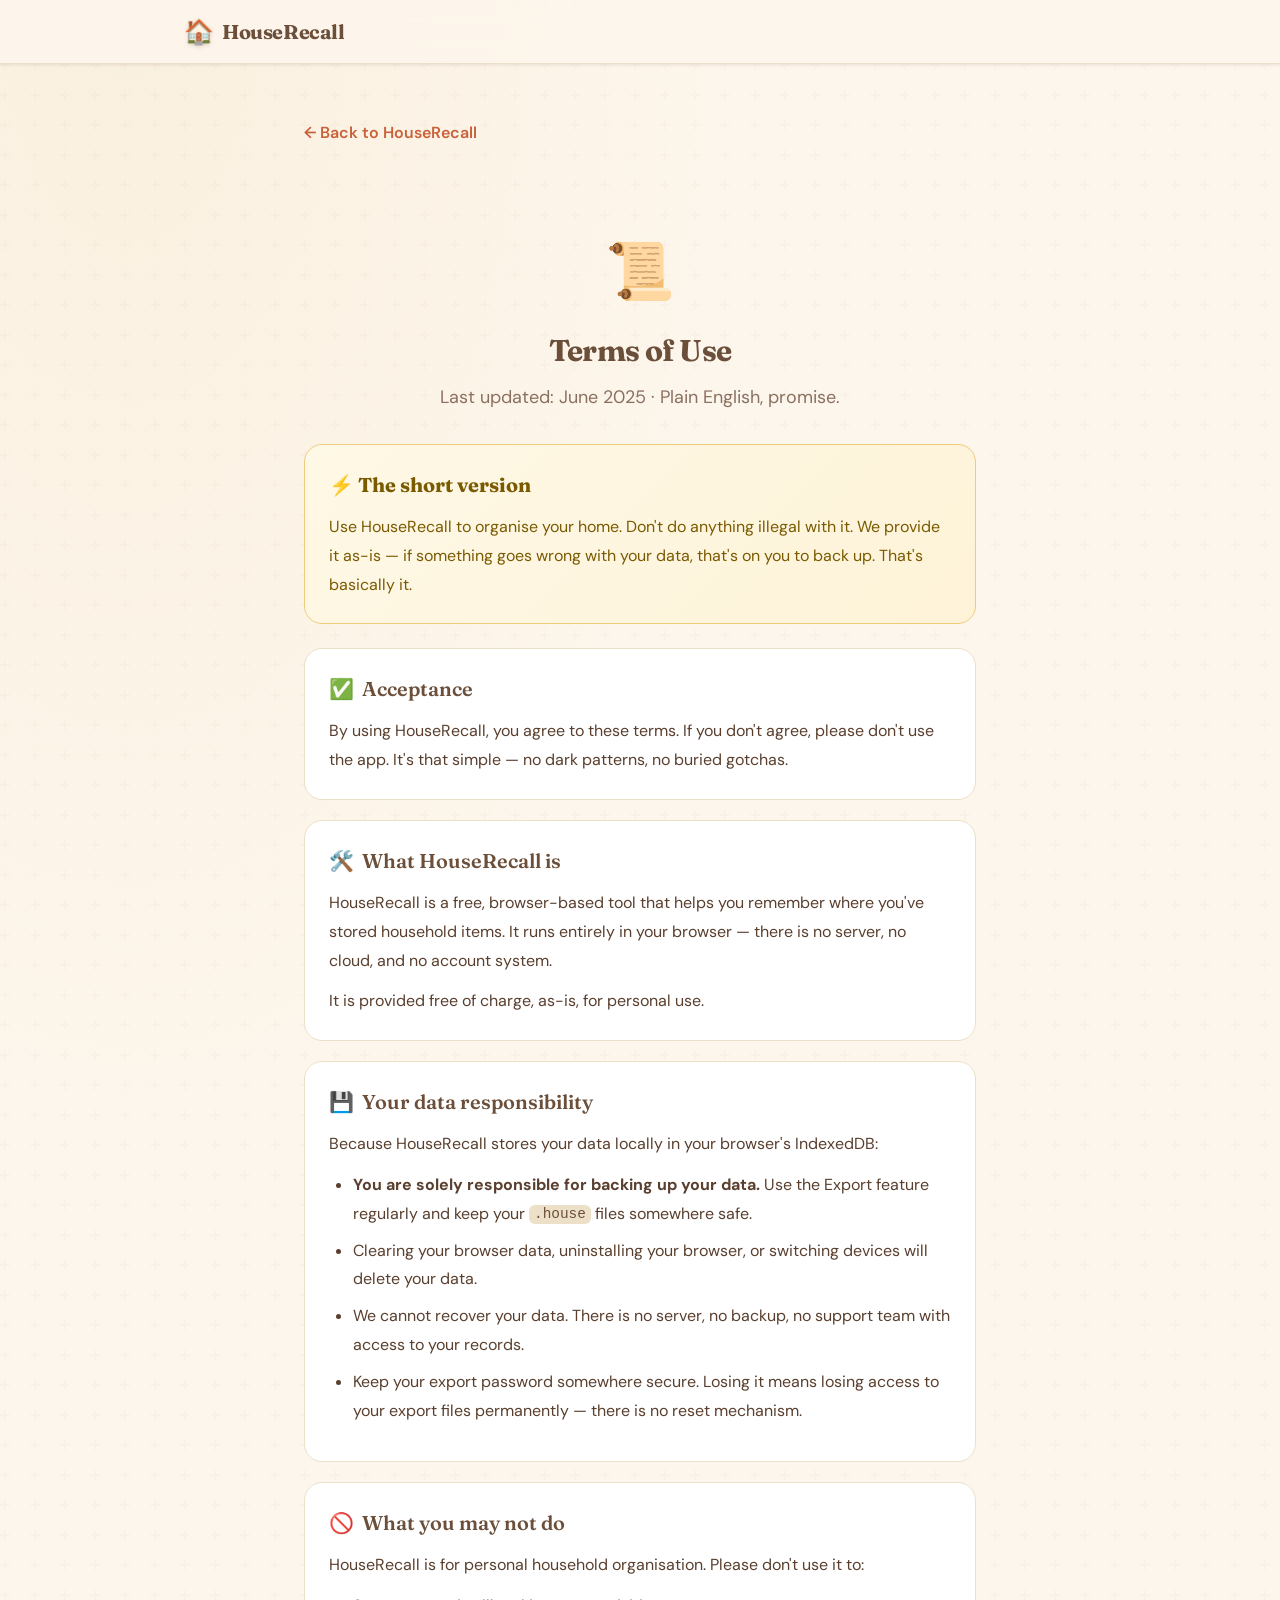
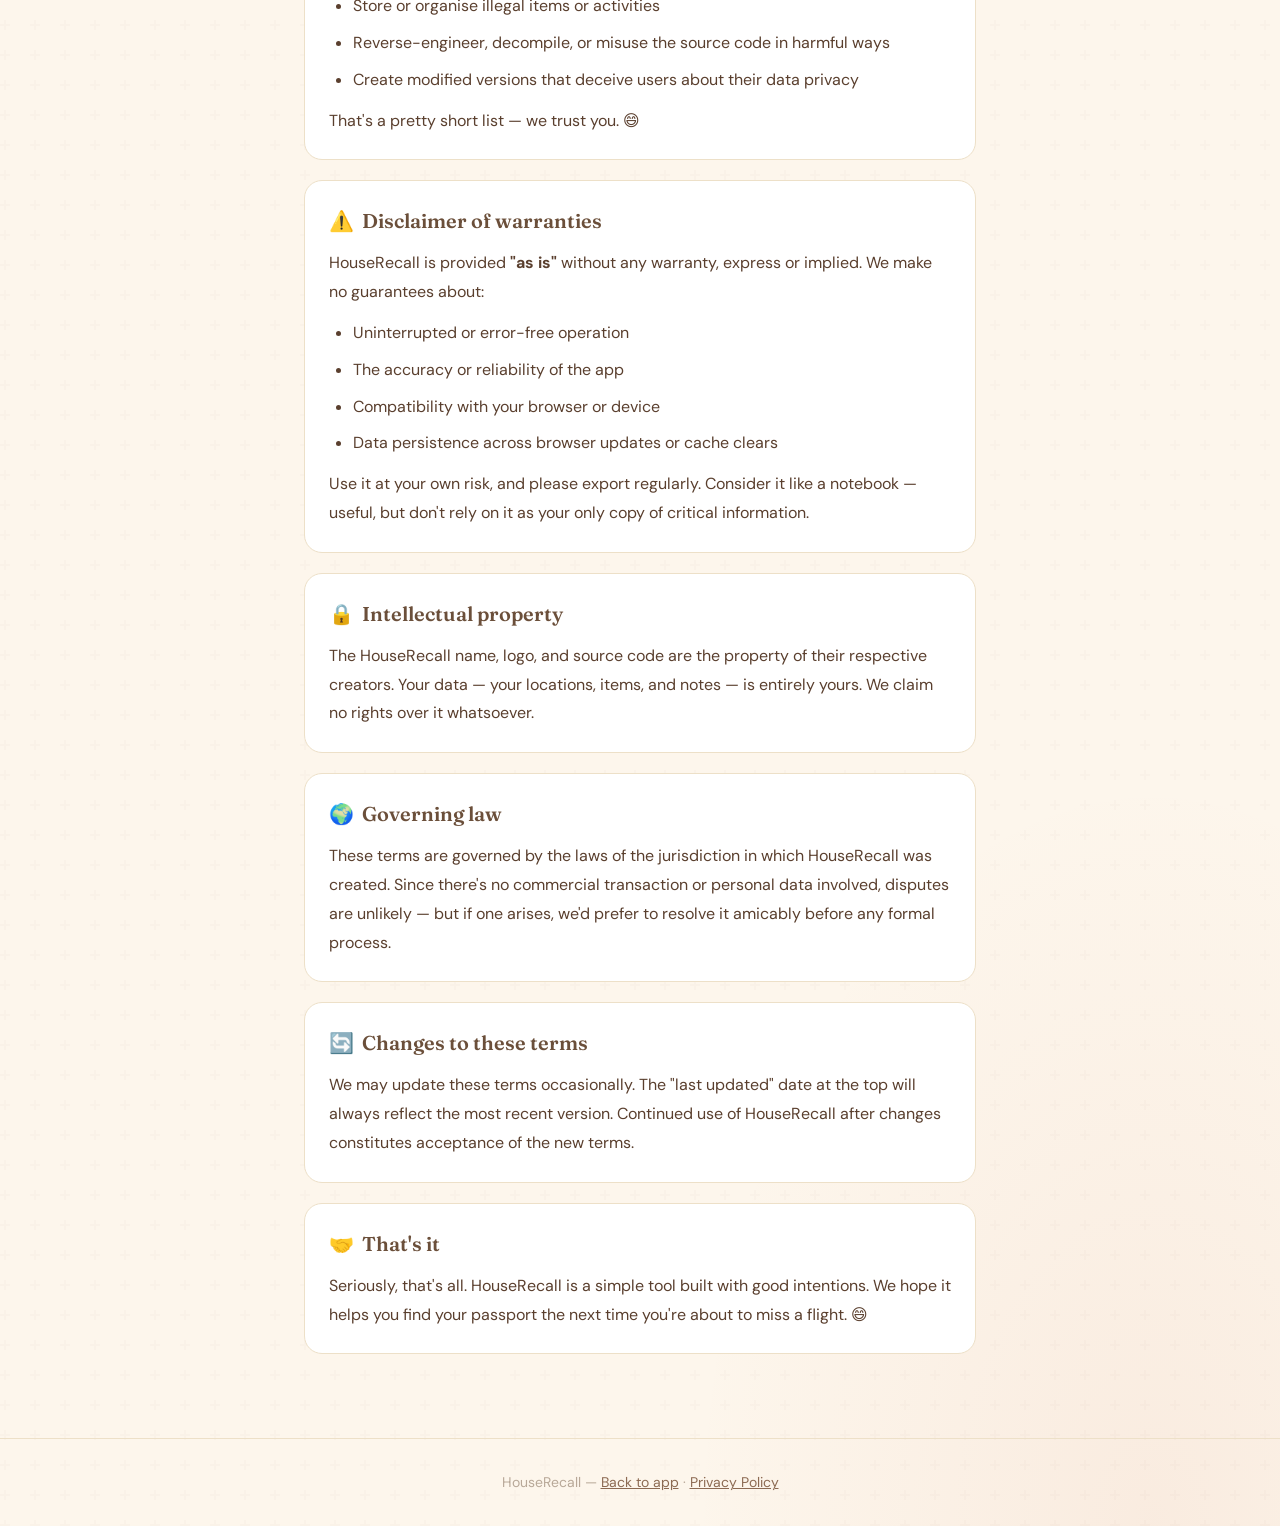
<file: terms.html>
<!DOCTYPE html>
<html lang="en">
<head>
  <meta charset="UTF-8" />
  <meta name="viewport" content="width=device-width, initial-scale=1" />
  <meta http-equiv="X-Frame-Options" content="DENY" />
  <meta http-equiv="X-Content-Type-Options" content="nosniff" />
  <title>Terms of Use — HouseRecall</title>
  <meta name="description" content="HouseRecall terms of use. Plain English, no legalese." />
  <link rel="icon" type="image/svg+xml" href="assets/favicon.svg" />
  <link rel="stylesheet" href="styles.css" />
  <style>
    .policy-wrap {
      max-width: 720px;
      margin: 0 auto;
      padding: var(--space-12) var(--space-6) var(--space-16);
    }
    .policy-hero {
      text-align: center;
      padding: var(--space-10) 0 var(--space-8);
    }
    .policy-hero-emoji { font-size: 3.5rem; display: block; margin-bottom: var(--space-3); }
    .policy-hero h1 {
      font-family: var(--font-display);
      font-size: var(--text-3xl);
      font-weight: 700;
      color: var(--warm-brown);
      letter-spacing: -0.02em;
      margin-bottom: var(--space-2);
    }
    .policy-hero p { color: var(--ink-soft); font-size: var(--text-lg); }
    .policy-section {
      background: var(--white);
      border: 1.5px solid var(--parchment);
      border-radius: var(--radius-lg);
      padding: var(--space-6);
      margin-bottom: var(--space-5);
    }
    .policy-section h2 {
      font-family: var(--font-display);
      font-size: var(--text-xl);
      font-weight: 600;
      color: var(--warm-brown);
      margin-bottom: var(--space-3);
      display: flex;
      align-items: center;
      gap: var(--space-2);
    }
    .policy-section p, .policy-section ul {
      color: var(--ink-mid);
      font-size: var(--text-base);
      line-height: var(--leading-loose);
      margin-bottom: var(--space-3);
    }
    .policy-section ul { padding-left: var(--space-6); }
    .policy-section li { margin-bottom: var(--space-2); }
    .policy-section p:last-child { margin-bottom: 0; }
    .policy-back {
      display: inline-flex;
      align-items: center;
      gap: var(--space-2);
      text-decoration: none;
      color: var(--terracotta);
      font-weight: 600;
      margin-bottom: var(--space-8);
      padding: var(--space-2) 0;
      transition: color var(--dur-fast);
    }
    .policy-back:hover { color: var(--warm-brown); }
    .tl-dr {
      background: linear-gradient(135deg, #fef8e6, #fef3d8);
      border: 1.5px solid var(--gold-lt);
      border-radius: var(--radius-lg);
      padding: var(--space-6);
      margin-bottom: var(--space-6);
    }
    .tl-dr h2 { color: #7a5a00; font-family: var(--font-display); font-size: var(--text-xl); margin-bottom: var(--space-3); }
    .tl-dr p  { color: #7a5a00; font-size: var(--text-base); line-height: var(--leading-loose); }
  </style>
</head>
<body>
  <header class="app-header" role="banner">
    <div class="header-inner">
      <a href="index.html" class="brand" style="text-decoration:none">
        <span class="brand-icon" aria-hidden="true">🏠</span>
        <span class="brand-name">HouseRecall</span>
      </a>
    </div>
  </header>

  <main class="policy-wrap" id="main-content">
    <a href="index.html" class="policy-back">← Back to HouseRecall</a>

    <div class="policy-hero">
      <span class="policy-hero-emoji" aria-hidden="true">📜</span>
      <h1>Terms of Use</h1>
      <p>Last updated: June 2025 · Plain English, promise.</p>
    </div>

    <div class="tl-dr">
      <h2>⚡ The short version</h2>
      <p>
        Use HouseRecall to organise your home. Don't do anything illegal with it. We provide it as-is — if something goes wrong with your data, that's on you to back up. That's basically it.
      </p>
    </div>

    <div class="policy-section">
      <h2><span aria-hidden="true">✅</span> Acceptance</h2>
      <p>By using HouseRecall, you agree to these terms. If you don't agree, please don't use the app. It's that simple — no dark patterns, no buried gotchas.</p>
    </div>

    <div class="policy-section">
      <h2><span aria-hidden="true">🛠️</span> What HouseRecall is</h2>
      <p>HouseRecall is a free, browser-based tool that helps you remember where you've stored household items. It runs entirely in your browser — there is no server, no cloud, and no account system.</p>
      <p>It is provided free of charge, as-is, for personal use.</p>
    </div>

    <div class="policy-section">
      <h2><span aria-hidden="true">💾</span> Your data responsibility</h2>
      <p>Because HouseRecall stores your data locally in your browser's IndexedDB:</p>
      <ul>
        <li><strong>You are solely responsible for backing up your data.</strong> Use the Export feature regularly and keep your <code>.house</code> files somewhere safe.</li>
        <li>Clearing your browser data, uninstalling your browser, or switching devices will delete your data.</li>
        <li>We cannot recover your data. There is no server, no backup, no support team with access to your records.</li>
        <li>Keep your export password somewhere secure. Losing it means losing access to your export files permanently — there is no reset mechanism.</li>
      </ul>
    </div>

    <div class="policy-section">
      <h2><span aria-hidden="true">🚫</span> What you may not do</h2>
      <p>HouseRecall is for personal household organisation. Please don't use it to:</p>
      <ul>
        <li>Store or organise illegal items or activities</li>
        <li>Reverse-engineer, decompile, or misuse the source code in harmful ways</li>
        <li>Create modified versions that deceive users about their data privacy</li>
      </ul>
      <p>That's a pretty short list — we trust you. 😄</p>
    </div>

    <div class="policy-section">
      <h2><span aria-hidden="true">⚠️</span> Disclaimer of warranties</h2>
      <p>HouseRecall is provided <strong>"as is"</strong> without any warranty, express or implied. We make no guarantees about:</p>
      <ul>
        <li>Uninterrupted or error-free operation</li>
        <li>The accuracy or reliability of the app</li>
        <li>Compatibility with your browser or device</li>
        <li>Data persistence across browser updates or cache clears</li>
      </ul>
      <p>Use it at your own risk, and please export regularly. Consider it like a notebook — useful, but don't rely on it as your only copy of critical information.</p>
    </div>

    <div class="policy-section">
      <h2><span aria-hidden="true">🔒</span> Intellectual property</h2>
      <p>The HouseRecall name, logo, and source code are the property of their respective creators. Your data — your locations, items, and notes — is entirely yours. We claim no rights over it whatsoever.</p>
    </div>

    <div class="policy-section">
      <h2><span aria-hidden="true">🌍</span> Governing law</h2>
      <p>These terms are governed by the laws of the jurisdiction in which HouseRecall was created. Since there's no commercial transaction or personal data involved, disputes are unlikely — but if one arises, we'd prefer to resolve it amicably before any formal process.</p>
    </div>

    <div class="policy-section">
      <h2><span aria-hidden="true">🔄</span> Changes to these terms</h2>
      <p>We may update these terms occasionally. The "last updated" date at the top will always reflect the most recent version. Continued use of HouseRecall after changes constitutes acceptance of the new terms.</p>
    </div>

    <div class="policy-section">
      <h2><span aria-hidden="true">🤝</span> That's it</h2>
      <p>Seriously, that's all. HouseRecall is a simple tool built with good intentions. We hope it helps you find your passport the next time you're about to miss a flight. 😄</p>
    </div>
  </main>

  <footer class="app-footer" role="contentinfo">
    <p>HouseRecall — <a href="index.html">Back to app</a> · <a href="privacy.html">Privacy Policy</a></p>
  </footer>
</body>
</html>
</file>
<file: styles.css>
/* ═══════════════════════════════════════════════════════════════
   HouseRecall — styles.css
   Warm & Playful Home Organiser — Design System
   ═══════════════════════════════════════════════════════════════ */

/* ── 1. FONTS ───────────────────────────────────────────────── */
@import url('https://fonts.googleapis.com/css2?family=Fraunces:ital,opsz,wght@0,9..144,400;0,9..144,600;0,9..144,700;1,9..144,400&family=DM+Sans:wght@400;500;600&display=swap');

/* ── 2. DESIGN TOKENS ───────────────────────────────────────── */
:root {
  /* Palette — warm sand + earthy accents */
  --cream:          #fdf6ec;
  --cream-dark:     #f5ead6;
  --parchment:      #ede0c8;
  --warm-brown:     #6b4f3a;
  --brown-mid:      #8c6a52;
  --brown-light:    #b89880;
  --terracotta:     #c9613a;
  --terracotta-lt:  #e8896a;
  --sage:           #7a9e7e;
  --sage-lt:        #a8c5ab;
  --dusty-blue:     #6b8cae;
  --dusty-blue-lt:  #9ab5ce;
  --gold:           #d4a843;
  --gold-lt:        #f0cc7a;
  --danger:         #c0392b;
  --danger-lt:      #e8a099;

  /* Neutrals */
  --ink:            #2d1f14;
  --ink-mid:        #5a3f2e;
  --ink-soft:       #8a7060;
  --ink-muted:      #b8a898;
  --white:          #ffffff;
  --shadow-color:   rgba(107, 79, 58, 0.12);
  --shadow-deep:    rgba(45, 31, 20, 0.18);

  /* Location card tints (cycling) */
  --tint-1: #fef3e8;
  --tint-2: #eef5ee;
  --tint-3: #e8f0f7;
  --tint-4: #f5eef8;
  --tint-5: #fef8e6;
  --tint-6: #edf5f0;

  /* Typography */
  --font-display: 'Fraunces', Georgia, serif;
  --font-body:    'DM Sans', system-ui, sans-serif;

  --text-xs:   0.75rem;
  --text-sm:   0.875rem;
  --text-base: 1rem;
  --text-lg:   1.125rem;
  --text-xl:   1.25rem;
  --text-2xl:  1.5rem;
  --text-3xl:  1.875rem;
  --text-4xl:  2.25rem;

  --leading-tight:  1.25;
  --leading-snug:   1.4;
  --leading-normal: 1.6;
  --leading-loose:  1.8;

  /* Spacing */
  --space-1:  0.25rem;
  --space-2:  0.5rem;
  --space-3:  0.75rem;
  --space-4:  1rem;
  --space-5:  1.25rem;
  --space-6:  1.5rem;
  --space-8:  2rem;
  --space-10: 2.5rem;
  --space-12: 3rem;
  --space-16: 4rem;

  /* Radii */
  --radius-sm:   6px;
  --radius-md:   12px;
  --radius-lg:   18px;
  --radius-xl:   24px;
  --radius-full: 9999px;

  /* Shadows */
  --shadow-xs:  0 1px 3px var(--shadow-color);
  --shadow-sm:  0 2px 8px var(--shadow-color);
  --shadow-md:  0 4px 16px var(--shadow-color), 0 1px 4px var(--shadow-deep);
  --shadow-lg:  0 8px 32px var(--shadow-color), 0 2px 8px var(--shadow-deep);
  --shadow-xl:  0 16px 48px rgba(45,31,20,0.16), 0 4px 12px var(--shadow-deep);

  /* Transitions */
  --ease-out:   cubic-bezier(0.22, 1, 0.36, 1);
  --ease-spring:cubic-bezier(0.34, 1.56, 0.64, 1);
  --dur-fast:   150ms;
  --dur-normal: 250ms;
  --dur-slow:   400ms;

  /* Layout */
  --max-width: 960px;
  --header-h:  64px;
}

/* ── 3. RESET & BASE ────────────────────────────────────────── */
*, *::before, *::after {
  box-sizing: border-box;
  margin: 0;
  padding: 0;
}

html {
  font-size: 16px;
  scroll-behavior: smooth;
  -webkit-text-size-adjust: 100%;
}

body {
  font-family: var(--font-body);
  font-size: var(--text-base);
  line-height: var(--leading-normal);
  color: var(--ink);
  background-color: var(--cream);
  background-image:
    radial-gradient(ellipse 80% 60% at 10% 0%, rgba(212,168,67,0.08) 0%, transparent 60%),
    radial-gradient(ellipse 60% 40% at 90% 100%, rgba(201,97,58,0.07) 0%, transparent 60%),
    url("data:image/svg+xml,%3Csvg width='60' height='60' viewBox='0 0 60 60' xmlns='http://www.w3.org/2000/svg'%3E%3Cg fill='none' fill-rule='evenodd'%3E%3Cg fill='%23b89880' fill-opacity='0.04'%3E%3Cpath d='M36 34v-4h-2v4h-4v2h4v4h2v-4h4v-2h-4zm0-30V0h-2v4h-4v2h4v4h2V6h4V4h-4zM6 34v-4H4v4H0v2h4v4h2v-4h4v-2H6zM6 4V0H4v4H0v2h4v4h2V6h4V4H6z'/%3E%3C/g%3E%3C/g%3E%3C/svg%3E");
  min-height: 100dvh;
  overflow-x: hidden;
}

img, svg { display: block; max-width: 100%; }
button { cursor: pointer; font-family: inherit; }
input, select, textarea { font-family: inherit; }
a { color: var(--terracotta); text-decoration: underline; }
a:hover { color: var(--warm-brown); }
code {
  font-family: ui-monospace, 'Cascadia Code', monospace;
  font-size: 0.9em;
  background: var(--parchment);
  padding: 0.1em 0.35em;
  border-radius: var(--radius-sm);
  color: var(--warm-brown);
}

/* ── 4. ACCESSIBILITY ───────────────────────────────────────── */
.sr-only {
  position: absolute;
  width: 1px; height: 1px;
  padding: 0; margin: -1px;
  overflow: hidden;
  clip: rect(0,0,0,0);
  white-space: nowrap;
  border: 0;
}

.skip-link {
  position: fixed;
  top: var(--space-3);
  left: var(--space-3);
  z-index: 9999;
  padding: var(--space-2) var(--space-4);
  background: var(--ink);
  color: var(--cream);
  border-radius: var(--radius-md);
  text-decoration: none;
  font-weight: 600;
  transform: translateY(-120%);
  transition: transform var(--dur-fast) var(--ease-out);
}
.skip-link:focus {
  transform: translateY(0);
  outline: 3px solid var(--gold);
  outline-offset: 2px;
}

:focus-visible {
  outline: 2.5px solid var(--terracotta);
  outline-offset: 3px;
  border-radius: var(--radius-sm);
}

/* ── 5. HEADER ──────────────────────────────────────────────── */
.app-header {
  position: sticky;
  top: 0;
  z-index: 100;
  background: rgba(253, 246, 236, 0.92);
  backdrop-filter: blur(12px);
  -webkit-backdrop-filter: blur(12px);
  border-bottom: 1.5px solid var(--parchment);
  box-shadow: var(--shadow-xs);
  height: var(--header-h);
}

.header-inner {
  max-width: var(--max-width);
  margin: 0 auto;
  padding: 0 var(--space-6);
  height: 100%;
  display: flex;
  align-items: center;
  justify-content: space-between;
  gap: var(--space-4);
}

.brand {
  display: flex;
  align-items: center;
  gap: var(--space-2);
  text-decoration: none;
  color: inherit;
}

.brand-icon {
  font-size: 1.5rem;
  line-height: 1;
  filter: drop-shadow(0 1px 2px rgba(45,31,20,0.2));
}

.brand-text {
  display: flex;
  flex-direction: column;
  gap: 1px;
}

.brand-name {
  font-family: var(--font-display);
  font-weight: 700;
  font-size: var(--text-xl);
  color: var(--warm-brown);
  letter-spacing: -0.02em;
  line-height: 1.1;
}

.brand-tagline {
  font-size: 10px;
  font-weight: 500;
  color: var(--ink-muted);
  letter-spacing: 0.03em;
  text-transform: uppercase;
  line-height: 1;
}

.header-nav {
  display: flex;
  align-items: center;
  gap: var(--space-2);
}

.nav-btn {
  display: inline-flex;
  align-items: center;
  gap: var(--space-2);
  padding: var(--space-2) var(--space-4);
  border: 1.5px solid var(--parchment);
  border-radius: var(--radius-full);
  background: transparent;
  color: var(--ink-mid);
  font-size: var(--text-sm);
  font-weight: 500;
  transition:
    background var(--dur-fast) var(--ease-out),
    border-color var(--dur-fast) var(--ease-out),
    color var(--dur-fast) var(--ease-out),
    transform var(--dur-fast) var(--ease-spring),
    box-shadow var(--dur-fast) var(--ease-out);
  white-space: nowrap;
}
.nav-btn:hover {
  background: var(--cream-dark);
  border-color: var(--brown-light);
  color: var(--warm-brown);
  transform: translateY(-1px);
  box-shadow: var(--shadow-sm);
}
.nav-btn:active { transform: translateY(0); }
.nav-btn--accent {
  background: var(--terracotta);
  border-color: var(--terracotta);
  color: var(--white);
}
.nav-btn--accent:hover {
  background: var(--warm-brown);
  border-color: var(--warm-brown);
  color: var(--white);
}

/* Reset icon inside Start Afresh button */
.icon-reset {
  width: 15px;
  height: 15px;
  flex-shrink: 0;
  display: block;
  transition: transform var(--dur-normal) var(--ease-spring);
}
.nav-btn--start-afresh:hover .icon-reset {
  transform: rotate(-200deg);
}

/* Start Afresh — sits apart from the main actions */
.nav-btn--start-afresh {
  border-color: transparent;
  color: var(--ink-muted);
  font-size: var(--text-sm);
  font-weight: 500;
  gap: var(--space-2);
  position: relative;
}
.nav-btn--start-afresh::before {
  /* Soft left separator to visually group it away from export/import */
  content: '';
  position: absolute;
  right: calc(var(--space-2) * -1);
  top: 20%;
  height: 60%;
  width: 1px;
  background: var(--parchment);
}
.nav-btn--start-afresh:hover {
  background: #fef3f0;
  border-color: var(--terracotta-lt);
  color: var(--terracotta);
  box-shadow: none;
}
.nav-btn--start-afresh:hover .btn-label {
  text-decoration: underline;
  text-underline-offset: 2px;
}
.nav-btn--start-afresh:active { transform: translateY(0); }

/* ── 6. LAYOUT ──────────────────────────────────────────────── */
.app-main {
  max-width: var(--max-width);
  margin: 0 auto;
  padding: var(--space-8) var(--space-6) var(--space-16);
  display: flex;
  flex-direction: column;
  gap: var(--space-10);
}

/* ── 7. SEARCH ──────────────────────────────────────────────── */
.search-section {
  position: relative;
}

.search-wrap {
  position: relative;
  display: flex;
  align-items: center;
}

.search-label {
  position: absolute;
  left: var(--space-5);
  pointer-events: none;
  z-index: 1;
  font-size: 1.2rem;
  line-height: 1;
  transition: opacity var(--dur-fast);
}

.search-input {
  width: 100%;
  padding: var(--space-5) var(--space-12) var(--space-5) var(--space-12);
  font-size: var(--text-lg);
  font-family: var(--font-body);
  font-weight: 400;
  color: var(--ink);
  background: var(--white);
  border: 2px solid var(--parchment);
  border-radius: var(--radius-xl);
  box-shadow: var(--shadow-sm), inset 0 1px 3px rgba(107,79,58,0.05);
  transition:
    border-color var(--dur-fast) var(--ease-out),
    box-shadow var(--dur-fast) var(--ease-out);
  -webkit-appearance: none;
  appearance: none;
}
.search-input::placeholder { color: var(--ink-muted); }
.search-input:focus {
  outline: none;
  border-color: var(--terracotta);
  box-shadow: var(--shadow-md), 0 0 0 4px rgba(201,97,58,0.12);
}
.search-input::-webkit-search-cancel-button { display: none; }

.search-clear {
  position: absolute;
  right: var(--space-5);
  display: flex;
  align-items: center;
  justify-content: center;
  width: 28px; height: 28px;
  border: none;
  border-radius: var(--radius-full);
  background: var(--parchment);
  color: var(--ink-soft);
  font-size: var(--text-sm);
  transition: background var(--dur-fast), opacity var(--dur-fast);
}
.search-clear:hover { background: var(--cream-dark); color: var(--ink); }

.search-results {
  position: absolute;
  top: calc(100% + var(--space-2));
  left: 0; right: 0;
  background: var(--white);
  border: 1.5px solid var(--parchment);
  border-radius: var(--radius-lg);
  box-shadow: var(--shadow-lg);
  max-height: 400px;
  overflow-y: auto;
  z-index: 200;
  animation: slide-down var(--dur-normal) var(--ease-out) both;
}

.search-result-item {
  display: flex;
  align-items: flex-start;
  gap: var(--space-3);
  padding: var(--space-4) var(--space-5);
  cursor: pointer;
  transition: background var(--dur-fast);
  border-bottom: 1px solid var(--cream-dark);
}
.search-result-item:last-child { border-bottom: none; }
.search-result-item:hover,
.search-result-item[aria-selected="true"] {
  background: var(--cream);
}
.search-result-item:focus { outline: none; background: var(--cream); }

.search-result-icon { font-size: 1.2rem; flex-shrink: 0; margin-top: 2px; }

.search-result-name {
  font-weight: 600;
  color: var(--ink);
  font-size: var(--text-base);
}
.search-result-name mark {
  background: var(--gold-lt);
  color: var(--warm-brown);
  border-radius: 2px;
  padding: 0 2px;
}

.search-result-path {
  font-size: var(--text-sm);
  color: var(--ink-soft);
  margin-top: var(--space-1);
}
.search-result-note {
  font-size: var(--text-sm);
  color: var(--ink-muted);
  font-style: italic;
  margin-top: var(--space-1);
}

.search-no-results {
  padding: var(--space-8) var(--space-6);
  text-align: center;
  color: var(--ink-soft);
}
.search-no-results .no-results-emoji { font-size: 2rem; margin-bottom: var(--space-2); }
.search-no-results p { font-size: var(--text-sm); }

/* ── 8. QUICK ACTIONS ───────────────────────────────────────── */
.quick-actions {
  display: grid;
  grid-template-columns: 1fr 1fr;
  gap: var(--space-4);
}

.action-card {
  display: flex;
  flex-direction: column;
  align-items: flex-start;
  gap: var(--space-1);
  padding: var(--space-6);
  background: var(--white);
  border: 1.5px solid var(--parchment);
  border-radius: var(--radius-lg);
  box-shadow: var(--shadow-sm);
  text-align: left;
  transition:
    transform var(--dur-normal) var(--ease-spring),
    box-shadow var(--dur-normal) var(--ease-out),
    border-color var(--dur-fast),
    background var(--dur-fast);
  position: relative;
  overflow: hidden;
}
.action-card::before {
  content: '';
  position: absolute;
  inset: 0;
  background: linear-gradient(135deg, transparent 60%, rgba(212,168,67,0.06));
  pointer-events: none;
}
.action-card:hover {
  transform: translateY(-3px) scale(1.01);
  box-shadow: var(--shadow-md);
  border-color: var(--brown-light);
}
.action-card:active { transform: translateY(-1px) scale(1); }

.action-icon { font-size: 1.75rem; line-height: 1; }

.action-title {
  font-family: var(--font-display);
  font-size: var(--text-lg);
  font-weight: 600;
  color: var(--warm-brown);
}

.action-hint {
  font-size: var(--text-sm);
  color: var(--ink-soft);
}

/* ── 9. SECTION HEADINGS ────────────────────────────────────── */
.section-header {
  display: flex;
  align-items: center;
  justify-content: space-between;
  gap: var(--space-4);
  margin-bottom: var(--space-4);
}

.section-heading {
  font-family: var(--font-display);
  font-size: var(--text-2xl);
  font-weight: 700;
  color: var(--warm-brown);
  letter-spacing: -0.02em;
  display: flex;
  align-items: center;
  gap: var(--space-2);
}

.item-count {
  font-size: var(--text-sm);
  color: var(--ink-muted);
  background: var(--cream-dark);
  padding: var(--space-1) var(--space-3);
  border-radius: var(--radius-full);
  font-weight: 500;
}

/* ── 10. BREADCRUMB ─────────────────────────────────────────── */
.breadcrumb {
  margin-bottom: var(--space-5);
}

.breadcrumb-list {
  list-style: none;
  display: flex;
  flex-wrap: wrap;
  align-items: center;
  gap: var(--space-1);
}

.breadcrumb-list li {
  display: flex;
  align-items: center;
  gap: var(--space-1);
}

.breadcrumb-list li + li::before {
  content: '›';
  color: var(--ink-muted);
  font-size: var(--text-lg);
}

.breadcrumb-btn {
  border: none;
  background: none;
  color: var(--terracotta);
  font-size: var(--text-sm);
  font-weight: 500;
  padding: var(--space-1) var(--space-2);
  border-radius: var(--radius-sm);
  cursor: pointer;
  transition: background var(--dur-fast), color var(--dur-fast);
}
.breadcrumb-btn:hover { background: var(--cream-dark); color: var(--warm-brown); }
.breadcrumb-btn[aria-current="page"] {
  color: var(--ink-soft);
  cursor: default;
  pointer-events: none;
}

/* ── 11. LOCATION CARDS ─────────────────────────────────────── */
.locations-grid {
  display: grid;
  grid-template-columns: repeat(auto-fill, minmax(160px, 1fr));
  gap: var(--space-4);
  margin-bottom: var(--space-6);
}

.location-card {
  position: relative;
  display: flex;
  flex-direction: column;
  gap: var(--space-2);
  padding: var(--space-5) var(--space-4) var(--space-4);
  background: var(--white);
  border: 1.5px solid var(--parchment);
  border-radius: var(--radius-lg);
  box-shadow: var(--shadow-xs);
  cursor: pointer;
  transition:
    transform var(--dur-normal) var(--ease-spring),
    box-shadow var(--dur-normal) var(--ease-out),
    border-color var(--dur-fast);
  text-align: left;
  overflow: hidden;
  animation: card-in var(--dur-slow) var(--ease-spring) both;
  user-select: none;
}
.location-card::after {
  content: '';
  position: absolute;
  top: 0; left: 0; right: 0;
  height: 4px;
  background: linear-gradient(90deg, var(--card-accent, var(--parchment)), transparent);
  border-radius: var(--radius-lg) var(--radius-lg) 0 0;
}
.location-card:hover {
  transform: translateY(-3px);
  box-shadow: var(--shadow-md);
  border-color: var(--brown-light);
}
.location-card:active { transform: translateY(-1px); }

/* tint variants */
.location-card:nth-child(6n+1)  { background: var(--tint-1); }
.location-card:nth-child(6n+2)  { background: var(--tint-2); }
.location-card:nth-child(6n+3)  { background: var(--tint-3); }
.location-card:nth-child(6n+4)  { background: var(--tint-4); }
.location-card:nth-child(6n+5)  { background: var(--tint-5); }
.location-card:nth-child(6n+6)  { background: var(--tint-6); }

.location-card--drag-over {
  border-color: var(--terracotta);
  box-shadow: 0 0 0 3px rgba(201,97,58,0.2), var(--shadow-md);
}
.location-card--dragging {
  opacity: 0.5;
  transform: rotate(2deg);
}

.location-emoji { font-size: 1.75rem; line-height: 1; }

.location-name {
  font-family: var(--font-display);
  font-size: var(--text-base);
  font-weight: 600;
  color: var(--ink);
  line-height: var(--leading-snug);
  word-break: break-word;
}

.location-meta {
  font-size: var(--text-xs);
  color: var(--ink-muted);
  display: flex;
  align-items: center;
  gap: var(--space-2);
  flex-wrap: wrap;
}

.location-badge {
  display: inline-flex;
  align-items: center;
  gap: 3px;
  padding: 1px 7px;
  border-radius: var(--radius-full);
  font-size: 10px;
  font-weight: 600;
  letter-spacing: 0.02em;
  background: rgba(107,79,58,0.1);
  color: var(--brown-mid);
}

.location-actions {
  position: absolute;
  top: var(--space-2);
  right: var(--space-2);
  display: flex;
  gap: var(--space-1);
  opacity: 0;
  transition: opacity var(--dur-fast);
}
.location-card:hover .location-actions,
.location-card:focus-within .location-actions {
  opacity: 1;
}

.icon-btn {
  display: flex;
  align-items: center;
  justify-content: center;
  width: 28px; height: 28px;
  border: none;
  border-radius: var(--radius-full);
  background: rgba(255,255,255,0.8);
  font-size: 0.75rem;
  color: var(--ink-soft);
  transition:
    background var(--dur-fast),
    color var(--dur-fast),
    transform var(--dur-fast) var(--ease-spring);
  backdrop-filter: blur(4px);
}
.icon-btn:hover {
  background: var(--white);
  color: var(--terracotta);
  transform: scale(1.1);
}
.icon-btn--danger:hover { color: var(--danger); }

/* drag handle */
.drag-handle {
  position: absolute;
  top: var(--space-2);
  left: var(--space-2);
  opacity: 0;
  color: var(--ink-muted);
  font-size: 0.7rem;
  cursor: grab;
  transition: opacity var(--dur-fast);
  padding: var(--space-1);
}
.location-card:hover .drag-handle { opacity: 1; }
.drag-handle:active { cursor: grabbing; }

/* ── 12. ITEM CARDS ─────────────────────────────────────────── */
.items-list {
  display: flex;
  flex-direction: column;
  gap: var(--space-3);
}

.item-card {
  display: flex;
  align-items: center;
  gap: var(--space-4);
  padding: var(--space-4) var(--space-5);
  background: var(--white);
  border: 1.5px solid var(--parchment);
  border-radius: var(--radius-lg);
  box-shadow: var(--shadow-xs);
  transition:
    transform var(--dur-normal) var(--ease-spring),
    box-shadow var(--dur-normal) var(--ease-out),
    border-color var(--dur-fast);
  animation: card-in var(--dur-slow) var(--ease-spring) both;
}
.item-card:hover {
  transform: translateX(3px);
  box-shadow: var(--shadow-sm);
  border-color: var(--brown-light);
}

.item-star-btn {
  flex-shrink: 0;
  border: none;
  background: none;
  font-size: 1.1rem;
  line-height: 1;
  padding: var(--space-1);
  border-radius: var(--radius-sm);
  color: var(--ink-muted);
  transition: color var(--dur-fast), transform var(--dur-fast) var(--ease-spring);
}
.item-star-btn:hover { transform: scale(1.2); }
.item-star-btn[aria-pressed="true"] { color: var(--gold); }
.item-star-btn[aria-pressed="true"]:hover { color: var(--gold); }

.item-content { flex: 1; min-width: 0; }

.item-name {
  font-weight: 600;
  color: var(--ink);
  font-size: var(--text-base);
  white-space: nowrap;
  overflow: hidden;
  text-overflow: ellipsis;
}

.item-note-wrap {
  display: flex;
  align-items: center;
  gap: var(--space-2);
  margin-top: var(--space-1);
}

.item-note-btn {
  display: inline-flex;
  align-items: center;
  gap: var(--space-1);
  border: none;
  background: var(--cream-dark);
  color: var(--ink-soft);
  font-size: var(--text-xs);
  font-weight: 500;
  padding: 2px 8px;
  border-radius: var(--radius-full);
  cursor: pointer;
  transition: background var(--dur-fast), color var(--dur-fast);
}
.item-note-btn:hover { background: var(--parchment); color: var(--ink-mid); }

.item-note-text {
  font-size: var(--text-sm);
  color: var(--ink-soft);
  font-style: italic;
  animation: fade-in var(--dur-normal) var(--ease-out) both;
}

.item-actions {
  display: flex;
  gap: var(--space-1);
  flex-shrink: 0;
}

/* Starred items section */
.starred-section { animation: fade-in var(--dur-slow) var(--ease-out) both; }
.starred-list { display: flex; flex-direction: column; gap: var(--space-3); }

.starred-item {
  display: flex;
  align-items: center;
  gap: var(--space-3);
  padding: var(--space-3) var(--space-5);
  background: linear-gradient(135deg, #fffbf0, var(--white));
  border: 1.5px solid var(--gold-lt);
  border-radius: var(--radius-lg);
  box-shadow: var(--shadow-xs);
  animation: card-in var(--dur-slow) var(--ease-spring) both;
  cursor: pointer;
  transition: box-shadow var(--dur-fast), transform var(--dur-fast) var(--ease-spring);
}
.starred-item:hover { transform: translateX(3px); box-shadow: var(--shadow-sm); }

.starred-item-icon { font-size: 1.1rem; }
.starred-item-name { font-weight: 600; color: var(--ink); flex: 1; }
.starred-item-path { font-size: var(--text-sm); color: var(--ink-soft); }

/* ── 13. EMPTY STATE ────────────────────────────────────────── */
.empty-state {
  text-align: center;
  padding: var(--space-16) var(--space-8);
  animation: fade-in var(--dur-slow) var(--ease-out) both;
}
.empty-emoji {
  font-size: 3.5rem;
  margin-bottom: var(--space-4);
  display: block;
}
.empty-title {
  font-family: var(--font-display);
  font-size: var(--text-2xl);
  font-weight: 700;
  color: var(--warm-brown);
  margin-bottom: var(--space-2);
}
.empty-hint {
  font-size: var(--text-base);
  color: var(--ink-soft);
  max-width: 360px;
  margin: 0 auto;
}

/* ── 14. BUTTONS ────────────────────────────────────────────── */
.btn {
  display: inline-flex;
  align-items: center;
  justify-content: center;
  gap: var(--space-2);
  padding: var(--space-3) var(--space-6);
  border-radius: var(--radius-full);
  font-family: var(--font-body);
  font-size: var(--text-base);
  font-weight: 600;
  border: 2px solid transparent;
  cursor: pointer;
  transition:
    background var(--dur-fast),
    border-color var(--dur-fast),
    color var(--dur-fast),
    transform var(--dur-fast) var(--ease-spring),
    box-shadow var(--dur-fast);
  min-height: 44px;
  white-space: nowrap;
}
.btn:hover { transform: translateY(-1px); box-shadow: var(--shadow-sm); }
.btn:active { transform: translateY(0); box-shadow: none; }

.btn--primary {
  background: var(--terracotta);
  border-color: var(--terracotta);
  color: var(--white);
}
.btn--primary:hover { background: var(--warm-brown); border-color: var(--warm-brown); }

.btn--ghost {
  background: transparent;
  border-color: var(--parchment);
  color: var(--ink-mid);
}
.btn--ghost:hover { background: var(--cream-dark); border-color: var(--brown-light); }

.btn--danger {
  background: var(--danger);
  border-color: var(--danger);
  color: var(--white);
}
.btn--danger:hover { background: #a93226; border-color: #a93226; }

.btn[disabled], .btn[aria-busy="true"] {
  opacity: 0.6;
  pointer-events: none;
}

/* ── 15. MODALS ─────────────────────────────────────────────── */
.modal-overlay {
  position: fixed;
  inset: 0;
  z-index: 500;
  background: rgba(45, 31, 20, 0.5);
  backdrop-filter: blur(4px);
  display: flex;
  align-items: center;
  justify-content: center;
  padding: var(--space-4);
  animation: fade-in var(--dur-normal) var(--ease-out) both;
}
.modal-overlay[hidden] { display: none; }

.modal {
  background: var(--cream);
  border-radius: var(--radius-xl);
  box-shadow: var(--shadow-xl);
  width: 100%;
  max-width: 520px;
  max-height: min(90dvh, 700px);
  overflow-y: auto;
  overscroll-behavior: contain;
  animation: modal-in var(--dur-slow) var(--ease-spring) both;
  position: relative;
  scroll-behavior: smooth;
}
.modal--sm { max-width: 400px; }

.modal-close {
  position: absolute;
  top: var(--space-4);
  right: var(--space-4);
  width: 36px; height: 36px;
  border: 1.5px solid var(--parchment);
  border-radius: var(--radius-full);
  background: var(--white);
  color: var(--ink-soft);
  font-size: var(--text-base);
  display: flex;
  align-items: center;
  justify-content: center;
  transition: background var(--dur-fast), color var(--dur-fast), transform var(--dur-fast) var(--ease-spring);
  z-index: 1;
}
.modal-close:hover { background: var(--cream-dark); color: var(--ink); transform: rotate(90deg); }

.modal-header {
  padding: var(--space-8) var(--space-8) var(--space-4);
  text-align: center;
}
.modal-emoji { font-size: 2.5rem; display: block; margin-bottom: var(--space-2); }
.modal-title {
  font-family: var(--font-display);
  font-size: var(--text-2xl);
  font-weight: 700;
  color: var(--warm-brown);
  letter-spacing: -0.02em;
}
.modal-subtitle { font-size: var(--text-base); color: var(--ink-soft); margin-top: var(--space-1); }

.modal-body {
  padding: var(--space-4) var(--space-8);
  display: flex;
  flex-direction: column;
  gap: var(--space-5);
}

.modal-footer {
  padding: var(--space-6) var(--space-8) var(--space-8);
  display: flex;
  justify-content: flex-end;
  gap: var(--space-3);
}

/* How It Works blocks */
.hiw-block {
  display: flex;
  gap: var(--space-4);
  padding: var(--space-4);
  background: var(--white);
  border-radius: var(--radius-lg);
  border: 1.5px solid var(--parchment);
  transition: box-shadow var(--dur-fast);
}
.hiw-block:hover { box-shadow: var(--shadow-xs); }
.hiw-icon { font-size: 1.75rem; flex-shrink: 0; line-height: 1; }
.hiw-block h3 {
  font-family: var(--font-display);
  font-size: var(--text-lg);
  font-weight: 600;
  color: var(--warm-brown);
  margin-bottom: var(--space-1);
}
.hiw-block p { font-size: var(--text-sm); color: var(--ink-mid); line-height: var(--leading-normal); }
.hiw-block strong { color: var(--terracotta); font-weight: 600; }

/* ── 16. FORMS ──────────────────────────────────────────────── */
.form-group { display: flex; flex-direction: column; gap: var(--space-2); }
.form-group--inline { flex-direction: row; align-items: center; }

.form-label {
  font-size: var(--text-sm);
  font-weight: 600;
  color: var(--ink-mid);
}
.form-optional { font-weight: 400; color: var(--ink-muted); }
.required { color: var(--terracotta); }

.form-input,
.form-select {
  padding: var(--space-3) var(--space-4);
  border: 1.5px solid var(--parchment);
  border-radius: var(--radius-md);
  background: var(--white);
  color: var(--ink);
  font-size: var(--text-base);
  transition:
    border-color var(--dur-fast),
    box-shadow var(--dur-fast);
  min-height: 44px;
}
.form-input::placeholder { color: var(--ink-muted); }
.form-input:focus,
.form-select:focus {
  outline: none;
  border-color: var(--terracotta);
  box-shadow: 0 0 0 3px rgba(201,97,58,0.12);
}
.form-input.is-invalid,
.form-select.is-invalid {
  border-color: var(--danger);
  box-shadow: 0 0 0 3px rgba(192,57,43,0.1);
}
.form-select {
  -webkit-appearance: none;
  appearance: none;
  background-image: url("data:image/svg+xml,%3Csvg xmlns='http://www.w3.org/2000/svg' width='12' height='8' viewBox='0 0 12 8'%3E%3Cpath fill='%238a7060' d='M6 8L0 0h12z'/%3E%3C/svg%3E");
  background-repeat: no-repeat;
  background-position: right var(--space-4) center;
  padding-right: var(--space-10);
}

.form-error {
  font-size: var(--text-xs);
  color: var(--danger);
  font-weight: 500;
  min-height: 1em;
}

.form-hint {
  font-size: var(--text-xs);
  color: var(--ink-muted);
  font-style: italic;
  line-height: var(--leading-snug);
}

.input-with-toggle {
  position: relative;
  display: flex;
  align-items: center;
}
.input-with-toggle .form-input { flex: 1; padding-right: var(--space-12); }
.toggle-password {
  position: absolute;
  right: var(--space-3);
  background: none;
  border: none;
  font-size: 1rem;
  cursor: pointer;
  padding: var(--space-2);
  border-radius: var(--radius-sm);
  transition: transform var(--dur-fast) var(--ease-spring);
}
.toggle-password:hover { transform: scale(1.1); }

/* Password strength */
.password-strength {
  font-size: var(--text-xs);
  font-weight: 600;
  padding: var(--space-2) var(--space-3);
  border-radius: var(--radius-sm);
  display: none;
  transition: background var(--dur-fast), color var(--dur-fast);
  animation: fade-in var(--dur-normal) var(--ease-out) both;
}
.password-strength.strength-weak   { display: block; background: #fde8e8; color: var(--danger); }
.password-strength.strength-fair   { display: block; background: #fef3d8; color: #b07700; }
.password-strength.strength-strong { display: block; background: #e8f5ea; color: #2d7a3a; }

/* Info banner */
.info-banner {
  display: flex;
  gap: var(--space-3);
  padding: var(--space-4);
  background: linear-gradient(135deg, #e8f4fd, #d8ecf8);
  border: 1px solid #b0d4ee;
  border-radius: var(--radius-md);
  font-size: var(--text-sm);
  color: #2c5f7a;
  line-height: var(--leading-normal);
}
.info-banner--warn {
  background: linear-gradient(135deg, #fff8e1, #fff2cc);
  border-color: var(--gold-lt);
  color: #7a5a00;
}
.info-banner strong { color: inherit; font-weight: 700; }

/* Toggle switch */
.toggle-label {
  display: flex;
  align-items: center;
  gap: var(--space-3);
  font-size: var(--text-sm);
  color: var(--ink-mid);
  cursor: pointer;
  user-select: none;
}
.toggle-input { position: absolute; opacity: 0; width: 0; height: 0; }
.toggle-track {
  display: inline-block;
  width: 42px; height: 24px;
  background: var(--parchment);
  border-radius: var(--radius-full);
  position: relative;
  flex-shrink: 0;
  transition: background var(--dur-fast);
}
.toggle-track::after {
  content: '';
  position: absolute;
  top: 3px; left: 3px;
  width: 18px; height: 18px;
  background: var(--white);
  border-radius: var(--radius-full);
  box-shadow: var(--shadow-xs);
  transition: transform var(--dur-normal) var(--ease-spring);
}
.toggle-input:checked + .toggle-track { background: var(--terracotta); }
.toggle-input:checked + .toggle-track::after { transform: translateX(18px); }
.toggle-input:focus-visible + .toggle-track {
  outline: 2.5px solid var(--terracotta);
  outline-offset: 3px;
}

/* File drop zone */
.file-drop-zone {
  display: flex;
  flex-direction: column;
  align-items: center;
  gap: var(--space-2);
  padding: var(--space-8);
  border: 2px dashed var(--parchment);
  border-radius: var(--radius-lg);
  background: var(--white);
  transition: border-color var(--dur-fast), background var(--dur-fast);
  cursor: pointer;
  position: relative;
  text-align: center;
}
.file-drop-zone:hover,
.file-drop-zone.drag-active {
  border-color: var(--terracotta);
  background: #fdf0eb;
}
.file-drop-icon { font-size: 2rem; }
.file-drop-text { font-size: var(--text-sm); color: var(--ink-soft); line-height: var(--leading-normal); }
.file-drop-link { color: var(--terracotta); font-weight: 600; text-decoration: underline; }
.file-input {
  position: absolute;
  inset: 0;
  opacity: 0;
  cursor: pointer;
}
.file-chosen { font-size: var(--text-sm); color: var(--sage); font-weight: 600; min-height: 1.2em; }

/* Emoji picker */
.emoji-picker {
  display: flex;
  flex-wrap: wrap;
  gap: var(--space-2);
}
.emoji-btn {
  width: 40px; height: 40px;
  border: 1.5px solid var(--parchment);
  border-radius: var(--radius-md);
  background: var(--white);
  font-size: 1.2rem;
  line-height: 1;
  display: flex; align-items: center; justify-content: center;
  transition:
    transform var(--dur-fast) var(--ease-spring),
    border-color var(--dur-fast),
    background var(--dur-fast),
    box-shadow var(--dur-fast);
}
.emoji-btn:hover {
  transform: scale(1.15);
  border-color: var(--brown-light);
  background: var(--cream-dark);
}
.emoji-btn.selected {
  border-color: var(--terracotta);
  background: #fdf0eb;
  box-shadow: 0 0 0 2px rgba(201,97,58,0.2);
}

/* Confirm dialog */
.confirm-msg { font-size: var(--text-base); color: var(--ink-mid); line-height: var(--leading-normal); }

/* ── 17. TOAST NOTIFICATIONS ────────────────────────────────── */
.toast-region {
  position: fixed;
  bottom: var(--space-6);
  right: var(--space-6);
  z-index: 1000;
  display: flex;
  flex-direction: column-reverse;
  gap: var(--space-3);
  max-width: 360px;
  pointer-events: none;
}

.toast {
  display: flex;
  align-items: flex-start;
  gap: var(--space-3);
  padding: var(--space-4) var(--space-5);
  background: var(--ink);
  color: var(--cream);
  border-radius: var(--radius-lg);
  box-shadow: var(--shadow-lg);
  font-size: var(--text-sm);
  font-weight: 500;
  pointer-events: all;
  animation: toast-in var(--dur-slow) var(--ease-spring) both;
  max-width: 360px;
  line-height: var(--leading-snug);
}
.toast--success { background: #2d5a3c; }
.toast--error   { background: #5a1e1e; }
.toast--warning { background: #5a4500; }
.toast--info    { background: #1e3a5a; }

.toast-icon { font-size: 1.1rem; flex-shrink: 0; margin-top: 1px; }
.toast-msg  { flex: 1; }
.toast-dismiss {
  background: none;
  border: none;
  color: rgba(255,255,255,0.5);
  font-size: var(--text-xs);
  cursor: pointer;
  padding: 2px;
  flex-shrink: 0;
  line-height: 1;
  transition: color var(--dur-fast);
}
.toast-dismiss:hover { color: var(--white); }

.toast.toast--out {
  animation: toast-out var(--dur-normal) var(--ease-out) both;
}

/* ── 18. FOOTER ─────────────────────────────────────────────── */
.app-footer {
  text-align: center;
  padding: var(--space-8) var(--space-6);
  border-top: 1.5px solid var(--parchment);
  font-size: var(--text-sm);
  color: var(--ink-muted);
}
.app-footer a { color: var(--brown-mid); }

/* ── 19. CONFETTI CANVAS ────────────────────────────────────── */
.confetti-canvas {
  position: fixed;
  inset: 0;
  pointer-events: none;
  z-index: 9998;
  opacity: 1;
}

/* ── 20. ANIMATIONS ─────────────────────────────────────────── */
@keyframes fade-in {
  from { opacity: 0; }
  to   { opacity: 1; }
}

@keyframes slide-down {
  from { opacity: 0; transform: translateY(-8px); }
  to   { opacity: 1; transform: translateY(0); }
}

@keyframes card-in {
  from { opacity: 0; transform: translateY(10px) scale(0.97); }
  to   { opacity: 1; transform: translateY(0) scale(1); }
}

@keyframes modal-in {
  from { opacity: 0; transform: translateY(20px) scale(0.95); }
  to   { opacity: 1; transform: translateY(0) scale(1); }
}

@keyframes toast-in {
  from { opacity: 0; transform: translateX(20px) scale(0.95); }
  to   { opacity: 1; transform: translateX(0) scale(1); }
}

@keyframes toast-out {
  from { opacity: 1; transform: translateX(0) scale(1); }
  to   { opacity: 0; transform: translateX(20px) scale(0.95); }
}

@keyframes star-pop {
  0%   { transform: scale(1); }
  40%  { transform: scale(1.4); }
  70%  { transform: scale(0.9); }
  100% { transform: scale(1); }
}

@keyframes pulse-ring {
  0%   { box-shadow: 0 0 0 0 rgba(201,97,58,0.35); }
  70%  { box-shadow: 0 0 0 10px rgba(201,97,58,0); }
  100% { box-shadow: 0 0 0 0 rgba(201,97,58,0); }
}

.star-animate { animation: star-pop 0.4s var(--ease-spring) both; }
.pulse-ring   { animation: pulse-ring 0.6s ease-out both; }

/* ── 21. LOADING SPINNER ────────────────────────────────────── */
.spinner {
  display: inline-block;
  width: 18px; height: 18px;
  border: 2px solid rgba(255,255,255,0.35);
  border-top-color: var(--white);
  border-radius: 50%;
  animation: spin 0.7s linear infinite;
}
@keyframes spin { to { transform: rotate(360deg); } }

/* ── 22. RESPONSIVE ─────────────────────────────────────────── */

/* 768px — Tablet */
@media (max-width: 768px) {
  :root { --header-h: 56px; }

  .header-inner { padding: 0 var(--space-4); }
  .brand-name { font-size: var(--text-lg); }
  /* tagline stays visible on tablet — hidden only at 480px */

  .nav-btn .btn-label { display: none; }
  .nav-btn { padding: var(--space-2) var(--space-3); }
  /* Keep Start Afresh emoji readable but ultra-compact */
  .nav-btn--start-afresh { padding: var(--space-2); }
  .nav-btn--start-afresh::before { display: none; }

  .app-main { padding: var(--space-6) var(--space-4) var(--space-12); gap: var(--space-8); }

  .search-input { font-size: var(--text-base); padding: var(--space-4) var(--space-10); }
  .search-label { left: var(--space-4); }
  .search-clear { right: var(--space-4); }

  .quick-actions { grid-template-columns: 1fr 1fr; }
  .action-card { padding: var(--space-4); }
  .action-icon { font-size: 1.4rem; }
  .action-title { font-size: var(--text-base); }

  .locations-grid { grid-template-columns: repeat(auto-fill, minmax(130px, 1fr)); gap: var(--space-3); }

  .modal { border-radius: var(--radius-xl) var(--radius-xl) 0 0; max-height: 92dvh; }
  .modal-overlay { align-items: flex-end; padding: 0; }
  .modal-header { padding: var(--space-6) var(--space-6) var(--space-3); }
  .modal-body   { padding: var(--space-3) var(--space-6); }
  .modal-footer { padding: var(--space-4) var(--space-6) var(--space-6); }

  .toast-region { bottom: var(--space-4); right: var(--space-4); left: var(--space-4); max-width: 100%; }
}

/* 480px — Mobile */
@media (max-width: 480px) {
  /* ── Header: single compact row, everything fits ── */
  :root { --header-h: 52px; }

  .app-header { height: var(--header-h); overflow: visible; }

  .header-inner {
    flex-wrap: nowrap;          /* single row — no wrapping */
    height: var(--header-h);
    padding: 0 var(--space-3);
    gap: var(--space-2);
    align-items: center;
  }

  /* Brand: icon + stacked text, smaller */
  .brand { gap: var(--space-1); flex-shrink: 0; }
  .brand-icon { font-size: 1.2rem; }
  .brand-name { font-size: var(--text-base); }

  /* Tagline: visible but tiny — it fits on one line */
  .brand-tagline {
    display: block;
    font-size: 8px;
    letter-spacing: 0.02em;
  }

  /* Nav: push to right, icon-only, tight gap */
  .header-nav {
    flex-wrap: nowrap;
    gap: var(--space-1);
    flex-shrink: 0;
    margin-left: auto;
    overflow: visible;
  }

  /* All nav buttons: compact icon-only squares */
  .nav-btn {
    padding: 6px;
    min-width: 32px;
    min-height: 32px;
    font-size: var(--text-xs);
    justify-content: center;
  }
  .nav-btn .btn-label { display: none; }     /* hide all labels */
  .nav-btn--start-afresh .btn-label { display: none; } /* including Start Afresh */
  .nav-btn--start-afresh::before { display: none; }

  /* How It Works: icon only — show just the ✨ */
  #btn-how-it-works { font-size: 1rem; letter-spacing: 0; }

  .app-main { padding-top: var(--space-5); gap: var(--space-6); }

  .quick-actions { grid-template-columns: 1fr; }
  .action-card { flex-direction: row; align-items: center; padding: var(--space-4) var(--space-5); }
  .action-icon { font-size: 1.6rem; }

  .locations-grid { grid-template-columns: repeat(2, 1fr); }

  .section-heading { font-size: var(--text-xl); }

  .modal-footer { flex-direction: column; }
  .modal-footer .btn { width: 100%; justify-content: center; }

  .item-card { flex-wrap: wrap; }

  .hiw-block { flex-direction: column; gap: var(--space-2); }
}

/* 320px — Small mobile */
@media (max-width: 320px) {
  .locations-grid { grid-template-columns: 1fr; }
}

/* ── 23. REDUCED MOTION ─────────────────────────────────────── */
@media (prefers-reduced-motion: reduce) {
  *, *::before, *::after {
    animation-duration: 0.01ms !important;
    animation-iteration-count: 1 !important;
    transition-duration: 0.01ms !important;
  }
  html { scroll-behavior: auto; }
}

/* ── 24. HIGH CONTRAST ──────────────────────────────────────── */
@media (forced-colors: active) {
  .location-card,
  .item-card,
  .action-card,
  .starred-item {
    border: 2px solid ButtonText;
  }
  .btn--primary,
  .btn--danger {
    border: 2px solid ButtonText;
  }
  .toast { border: 2px solid ButtonText; }
}

/* ── 25. PRINT ──────────────────────────────────────────────── */
@media print {
  .app-header,
  .search-section,
  .quick-actions,
  .app-footer,
  .toast-region,
  .confetti-canvas { display: none; }
  body { background: white; }
  .location-card, .item-card { break-inside: avoid; box-shadow: none; border: 1px solid #ccc; }
}
</file>
